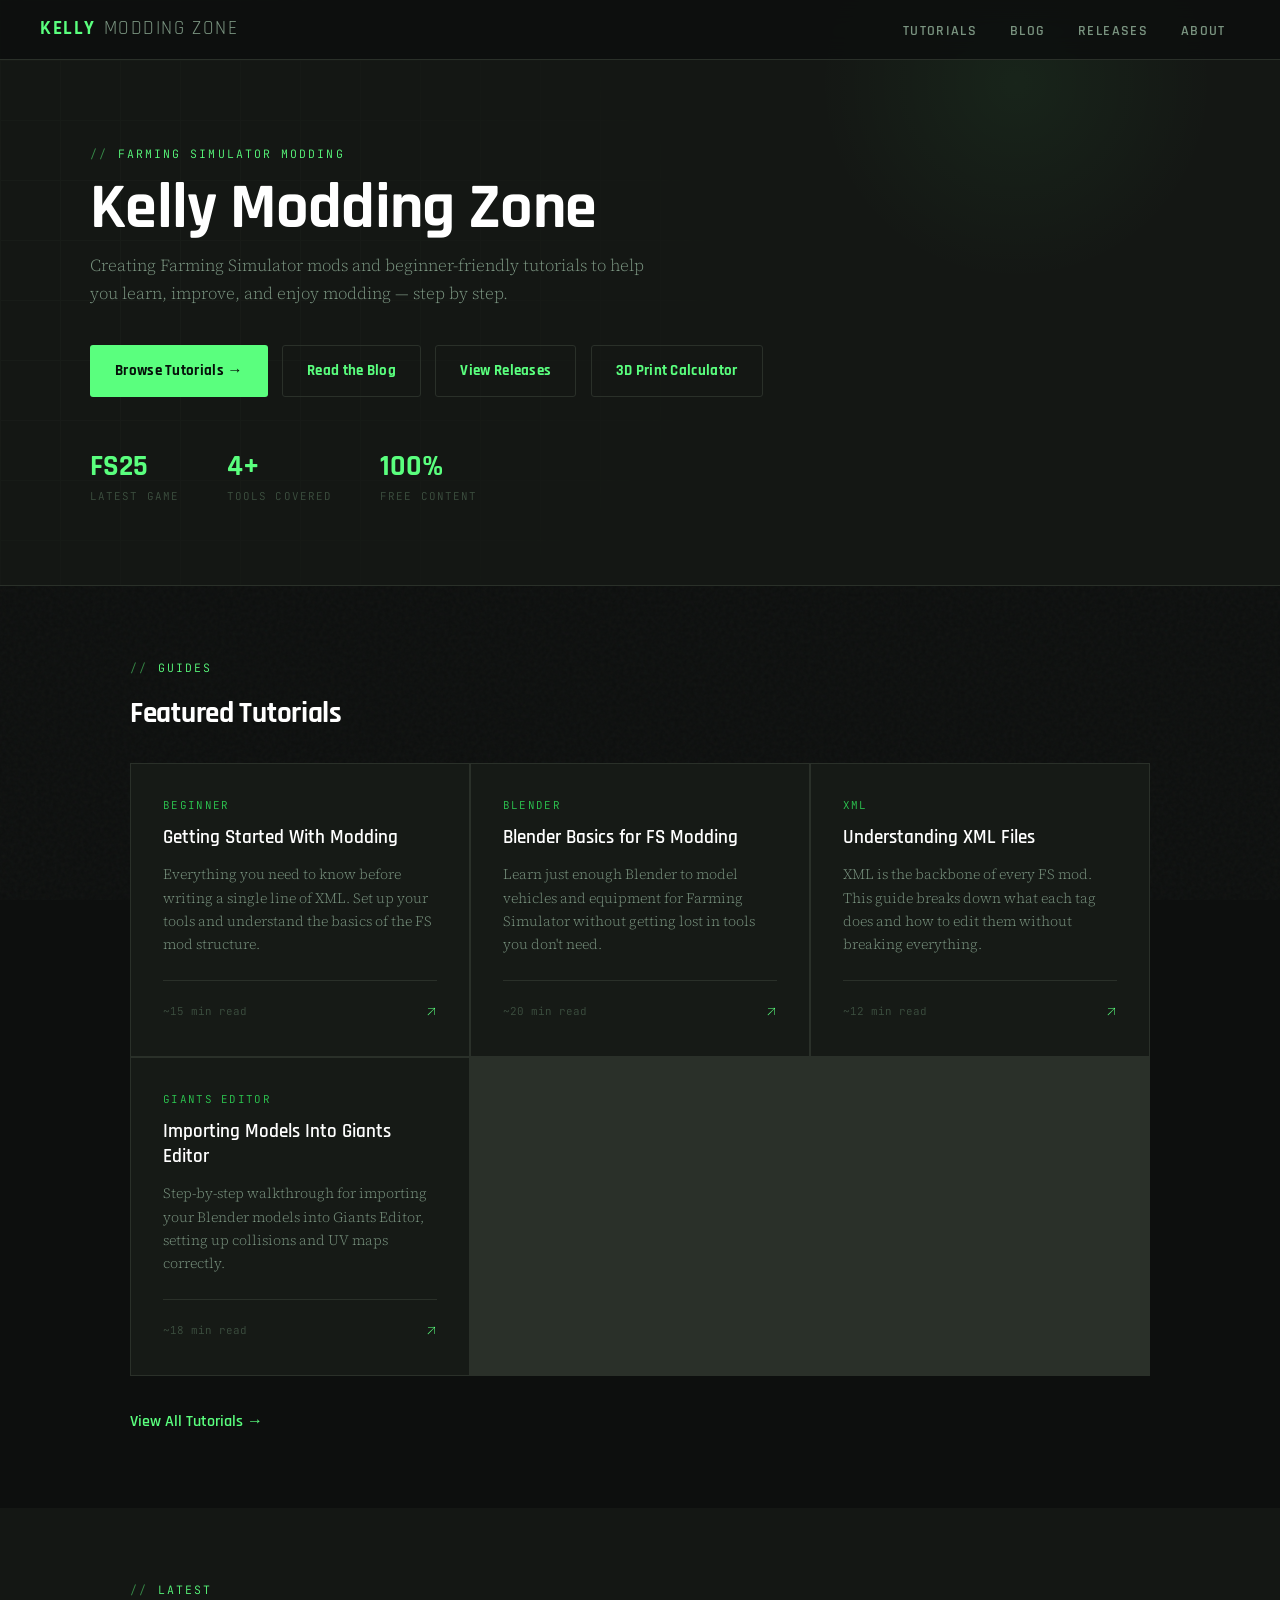
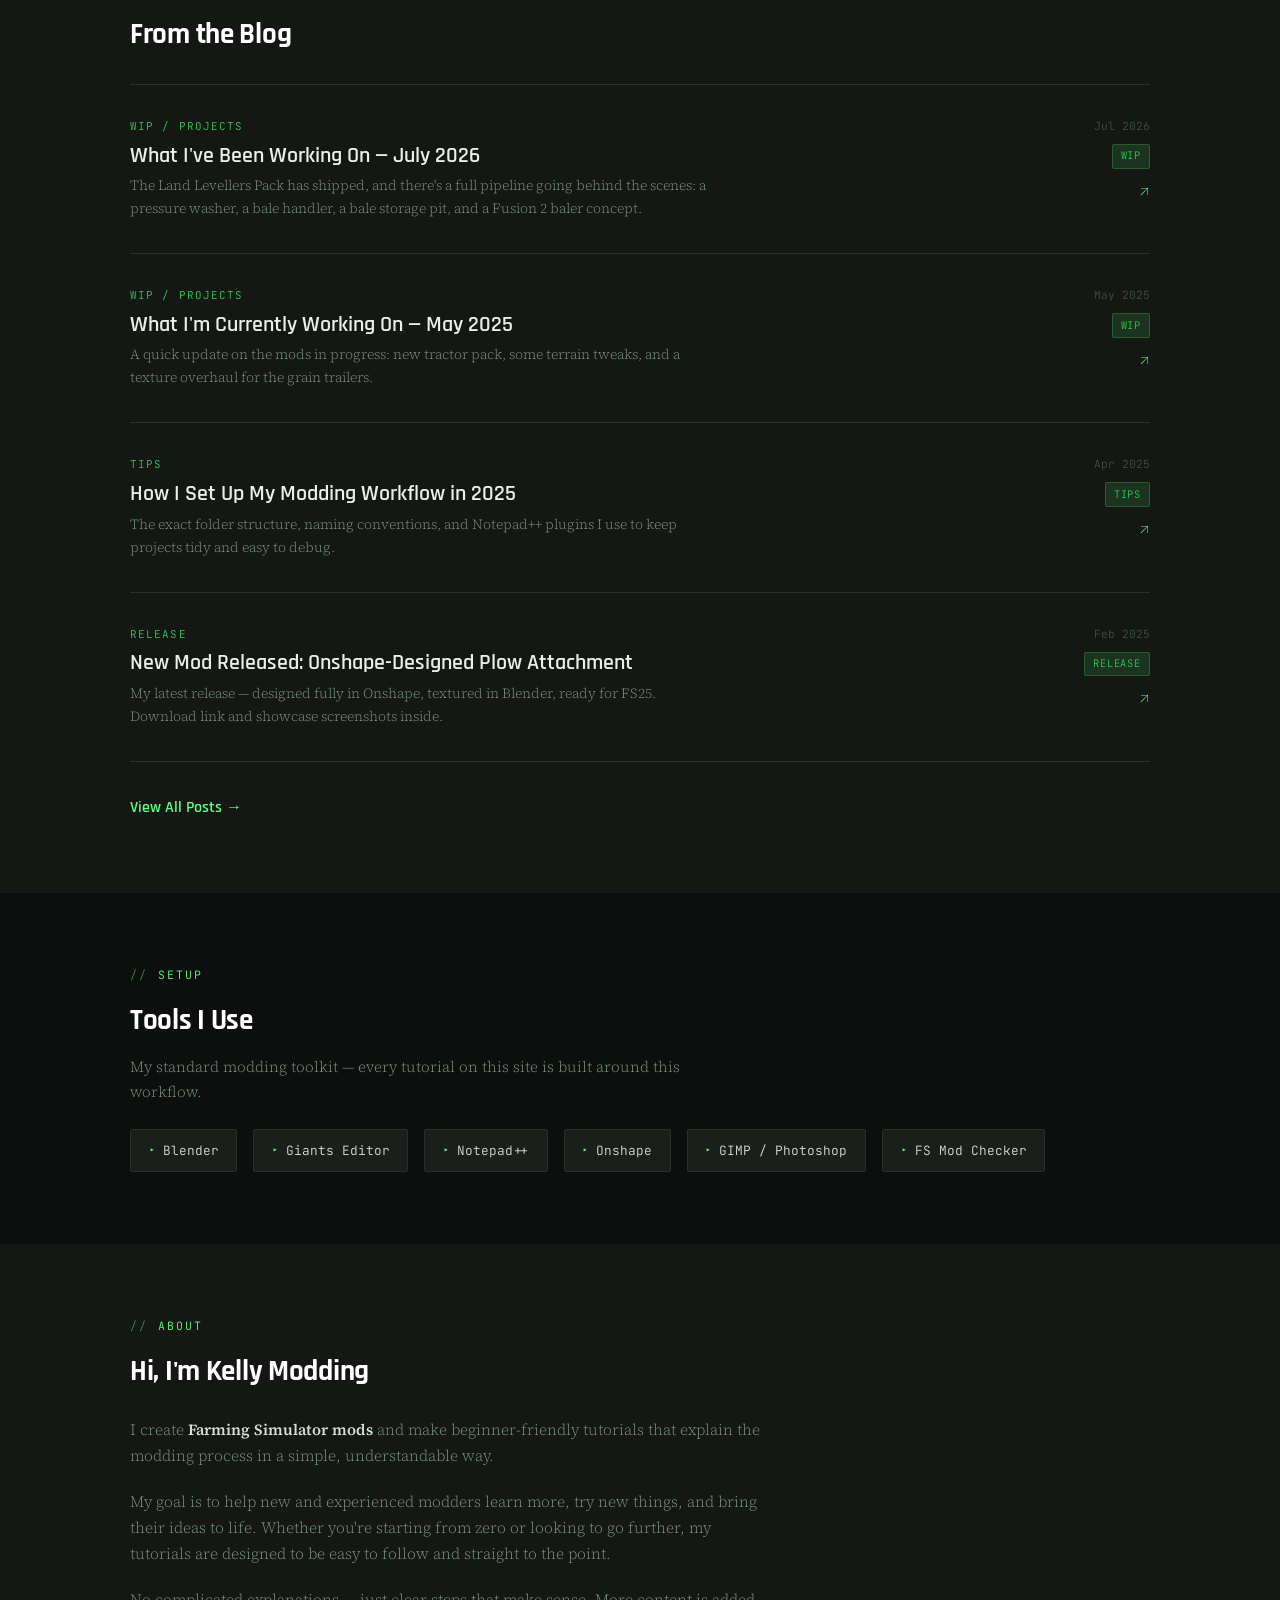
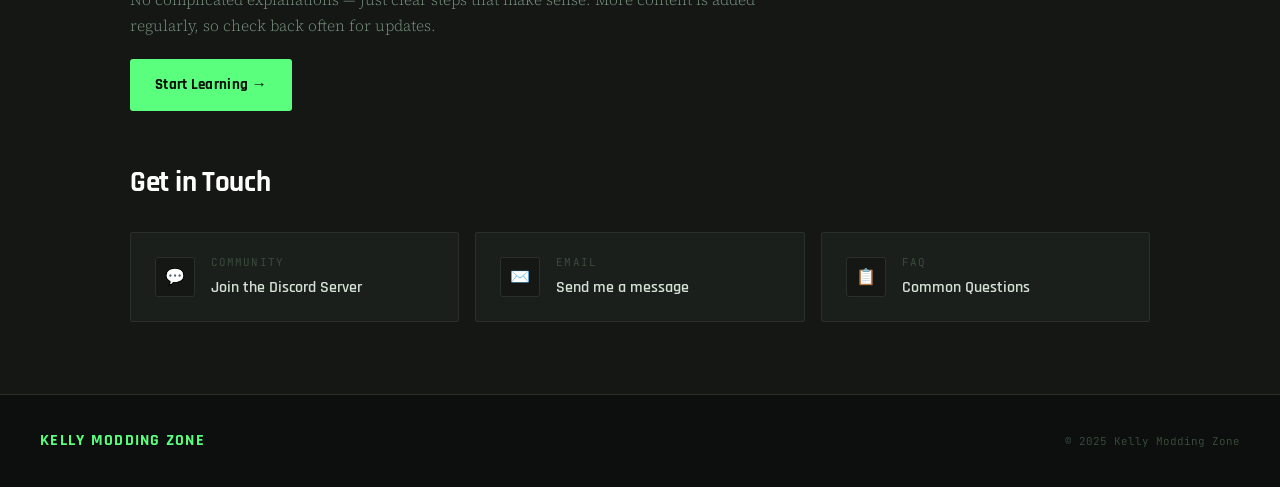
<file: index.html>
<!DOCTYPE html>
<html lang="en">
<head>
<meta charset="UTF-8">
<meta name="viewport" content="width=device-width, initial-scale=1.0">
<title>Kelly Modding Zone</title>
<link rel="preconnect" href="https://fonts.googleapis.com">
<link href="https://fonts.googleapis.com/css2?family=Rajdhani:wght@400;600;700&family=Source+Serif+4:ital,wght@0,300;0,400;0,600;1,300&family=JetBrains+Mono:wght@400;500&display=swap" rel="stylesheet">
<link rel="stylesheet" href="style.css">
</head>
<body>

<!-- NAV — copy this into every page, never change it -->
<nav>
  <a class="nav-logo" href="index.html">Kelly <span>Modding Zone</span></a>
  <ul class="nav-links">
    <li><a href="tutorials/index.html">Tutorials</a></li>
    <li><a href="blog/index.html">Blog</a></li>
    <li><a href="releases/index.html">Releases</a></li>
    <li><a href="about.html">About</a></li>
  </ul>
</nav>

<!-- HERO -->
<div class="hero">
  <div class="page-header-grid"></div>
  <div class="page-header-glow"></div>
  <div class="hero-inner fade-in">
    <div class="section-label">Farming Simulator Modding</div>
    <h1>Kelly Modding Zone</h1>
    <p class="hero-desc">Creating Farming Simulator mods and beginner-friendly tutorials to help you learn, improve, and enjoy modding — step by step.</p>
    <div class="hero-actions">
      <a href="tutorials/index.html" class="btn btn-primary">Browse Tutorials →</a>
      <a href="blog/index.html" class="btn btn-ghost">Read the Blog</a>
      <a href="releases/index.html" class="btn btn-ghost">View Releases</a>
      <a href="tools/print-calculator.html" class="btn btn-ghost">3D Print Calculator</a>
    </div>
    <div class="stat-row">
      <div>
        <div class="stat-num">FS25</div>
        <div class="stat-label">Latest Game</div>
      </div>
      <div>
        <div class="stat-num">4+</div>
        <div class="stat-label">Tools Covered</div>
      </div>
      <div>
        <div class="stat-num">100%</div>
        <div class="stat-label">Free Content</div>
      </div>
    </div>
  </div>
</div>

<!-- FEATURED TUTORIALS -->
<div class="home-section fade-in">
  <div class="section-label">Guides</div>
  <h2>Featured Tutorials</h2>
  <div class="tutorials-grid" style="margin-top:1.5rem;">

    <a href="tutorials/getting-started.html" class="tutorial-card">
      <div class="card-tag">Beginner</div>
      <div class="card-title">Getting Started With Modding</div>
      <div class="card-desc">Everything you need to know before writing a single line of XML. Set up your tools and understand the basics of the FS mod structure.</div>
      <div class="card-footer">
        <span class="card-meta">~15 min read</span>
        <span class="card-arrow">↗</span>
      </div>
    </a>

    <a href="tutorials/blender-basics.html" class="tutorial-card">
      <div class="card-tag">Blender</div>
      <div class="card-title">Blender Basics for FS Modding</div>
      <div class="card-desc">Learn just enough Blender to model vehicles and equipment for Farming Simulator without getting lost in tools you don't need.</div>
      <div class="card-footer">
        <span class="card-meta">~20 min read</span>
        <span class="card-arrow">↗</span>
      </div>
    </a>

    <a href="tutorials/understanding-xml.html" class="tutorial-card">
      <div class="card-tag">XML</div>
      <div class="card-title">Understanding XML Files</div>
      <div class="card-desc">XML is the backbone of every FS mod. This guide breaks down what each tag does and how to edit them without breaking everything.</div>
      <div class="card-footer">
        <span class="card-meta">~12 min read</span>
        <span class="card-arrow">↗</span>
      </div>
    </a>

    <a href="tutorials/giants-editor-import.html" class="tutorial-card">
      <div class="card-tag">Giants Editor</div>
      <div class="card-title">Importing Models Into Giants Editor</div>
      <div class="card-desc">Step-by-step walkthrough for importing your Blender models into Giants Editor, setting up collisions and UV maps correctly.</div>
      <div class="card-footer">
        <span class="card-meta">~18 min read</span>
        <span class="card-arrow">↗</span>
      </div>
    </a>

  </div>
  <a href="tutorials/index.html" class="view-all">View All Tutorials →</a>
</div>

<!-- FROM THE BLOG -->
<div class="home-section alt">
  <div class="home-section-inner fade-in">
    <div class="section-label">Latest</div>
    <h2>From the Blog</h2>
    <div class="blog-list" style="margin-top:1.5rem;">

      <a href="blog/whats-ive-been-working-on-july-2026.html" class="blog-post">
        <div>
          <div class="post-cat">WIP / Projects</div>
          <div class="post-title">What I've Been Working On — July 2026</div>
          <div class="post-excerpt">The Land Levellers Pack has shipped, and there's a full pipeline going behind the scenes: a pressure washer, a bale handler, a bale storage pit, and a Fusion 2 baler concept.</div>
        </div>
        <div class="post-right">
          <span class="post-date">Jul 2026</span>
          <span class="tag">WIP</span>
          <span class="post-arrow">↗</span>
        </div>
      </a>

      <a href="blog/working-on-may-2025.html" class="blog-post">
        <div>
          <div class="post-cat">WIP / Projects</div>
          <div class="post-title">What I'm Currently Working On — May 2025</div>
          <div class="post-excerpt">A quick update on the mods in progress: new tractor pack, some terrain tweaks, and a texture overhaul for the grain trailers.</div>
        </div>
        <div class="post-right">
          <span class="post-date">May 2025</span>
          <span class="tag">WIP</span>
          <span class="post-arrow">↗</span>
        </div>
      </a>

      <a href="blog/modding-workflow-2025.html" class="blog-post">
        <div>
          <div class="post-cat">Tips</div>
          <div class="post-title">How I Set Up My Modding Workflow in 2025</div>
          <div class="post-excerpt">The exact folder structure, naming conventions, and Notepad++ plugins I use to keep projects tidy and easy to debug.</div>
        </div>
        <div class="post-right">
          <span class="post-date">Apr 2025</span>
          <span class="tag">Tips</span>
          <span class="post-arrow">↗</span>
        </div>
      </a>

      <a href="blog/plow-attachment-release.html" class="blog-post">
        <div>
          <div class="post-cat">Release</div>
          <div class="post-title">New Mod Released: Onshape-Designed Plow Attachment</div>
          <div class="post-excerpt">My latest release — designed fully in Onshape, textured in Blender, ready for FS25. Download link and showcase screenshots inside.</div>
        </div>
        <div class="post-right">
          <span class="post-date">Feb 2025</span>
          <span class="tag">Release</span>
          <span class="post-arrow">↗</span>
        </div>
      </a>

    </div>
    <a href="blog/index.html" class="view-all">View All Posts →</a>
  </div>
</div>

<!-- TOOLS I USE -->
<div class="home-section fade-in">
  <div class="section-label">Setup</div>
  <h2>Tools I Use</h2>
  <p class="home-section-desc">My standard modding toolkit — every tutorial on this site is built around this workflow.</p>
  <div class="tools-row">
    <div class="tool-chip">Blender</div>
    <div class="tool-chip">Giants Editor</div>
    <div class="tool-chip">Notepad++</div>
    <div class="tool-chip">Onshape</div>
    <div class="tool-chip">GIMP / Photoshop</div>
    <div class="tool-chip">FS Mod Checker</div>
  </div>
</div>

<!-- ABOUT TEASER -->
<div class="home-section alt">
  <div class="home-section-inner fade-in">
    <div class="section-label">About</div>
    <h2>Hi, I'm Kelly Modding</h2>
    <div class="about-text" style="max-width:640px;">
      <p>I create <strong>Farming Simulator mods</strong> and make beginner-friendly tutorials that explain the modding process in a simple, understandable way.</p>
      <p>My goal is to help new and experienced modders learn more, try new things, and bring their ideas to life. Whether you're starting from zero or looking to go further, my tutorials are designed to be easy to follow and straight to the point.</p>
      <p>No complicated explanations — just clear steps that make sense. More content is added regularly, so check back often for updates.</p>
    </div>
    <a href="tutorials/index.html" class="btn btn-primary">Start Learning →</a>

    <div style="margin-top:3rem;">
      <h2>Get in Touch</h2>
      <div class="contact-grid">
        <a href="about.html#YOUR_DISCORD_LINK_HERE" class="contact-card">
          <div class="contact-icon">💬</div>
          <div>
            <div class="contact-title">Community</div>
            <div class="contact-label">Join the Discord Server</div>
          </div>
        </a>
        <a href="mailto:YOUR_EMAIL_HERE" class="contact-card">
          <div class="contact-icon">✉️</div>
          <div>
            <div class="contact-title">Email</div>
            <div class="contact-label">Send me a message</div>
          </div>
        </a>
        <a href="about.html" class="contact-card">
          <div class="contact-icon">📋</div>
          <div>
            <div class="contact-title">FAQ</div>
            <div class="contact-label">Common Questions</div>
          </div>
        </a>
      </div>
    </div>
  </div>
</div>

<!-- FOOTER — copy this into every page, never change it -->
<footer>
  <div class="footer-logo">Kelly Modding Zone</div>
  <div class="footer-copy">© 2025 Kelly Modding Zone</div>
</footer>

<script src="script.js"></script>
</body>
</html>
</file>
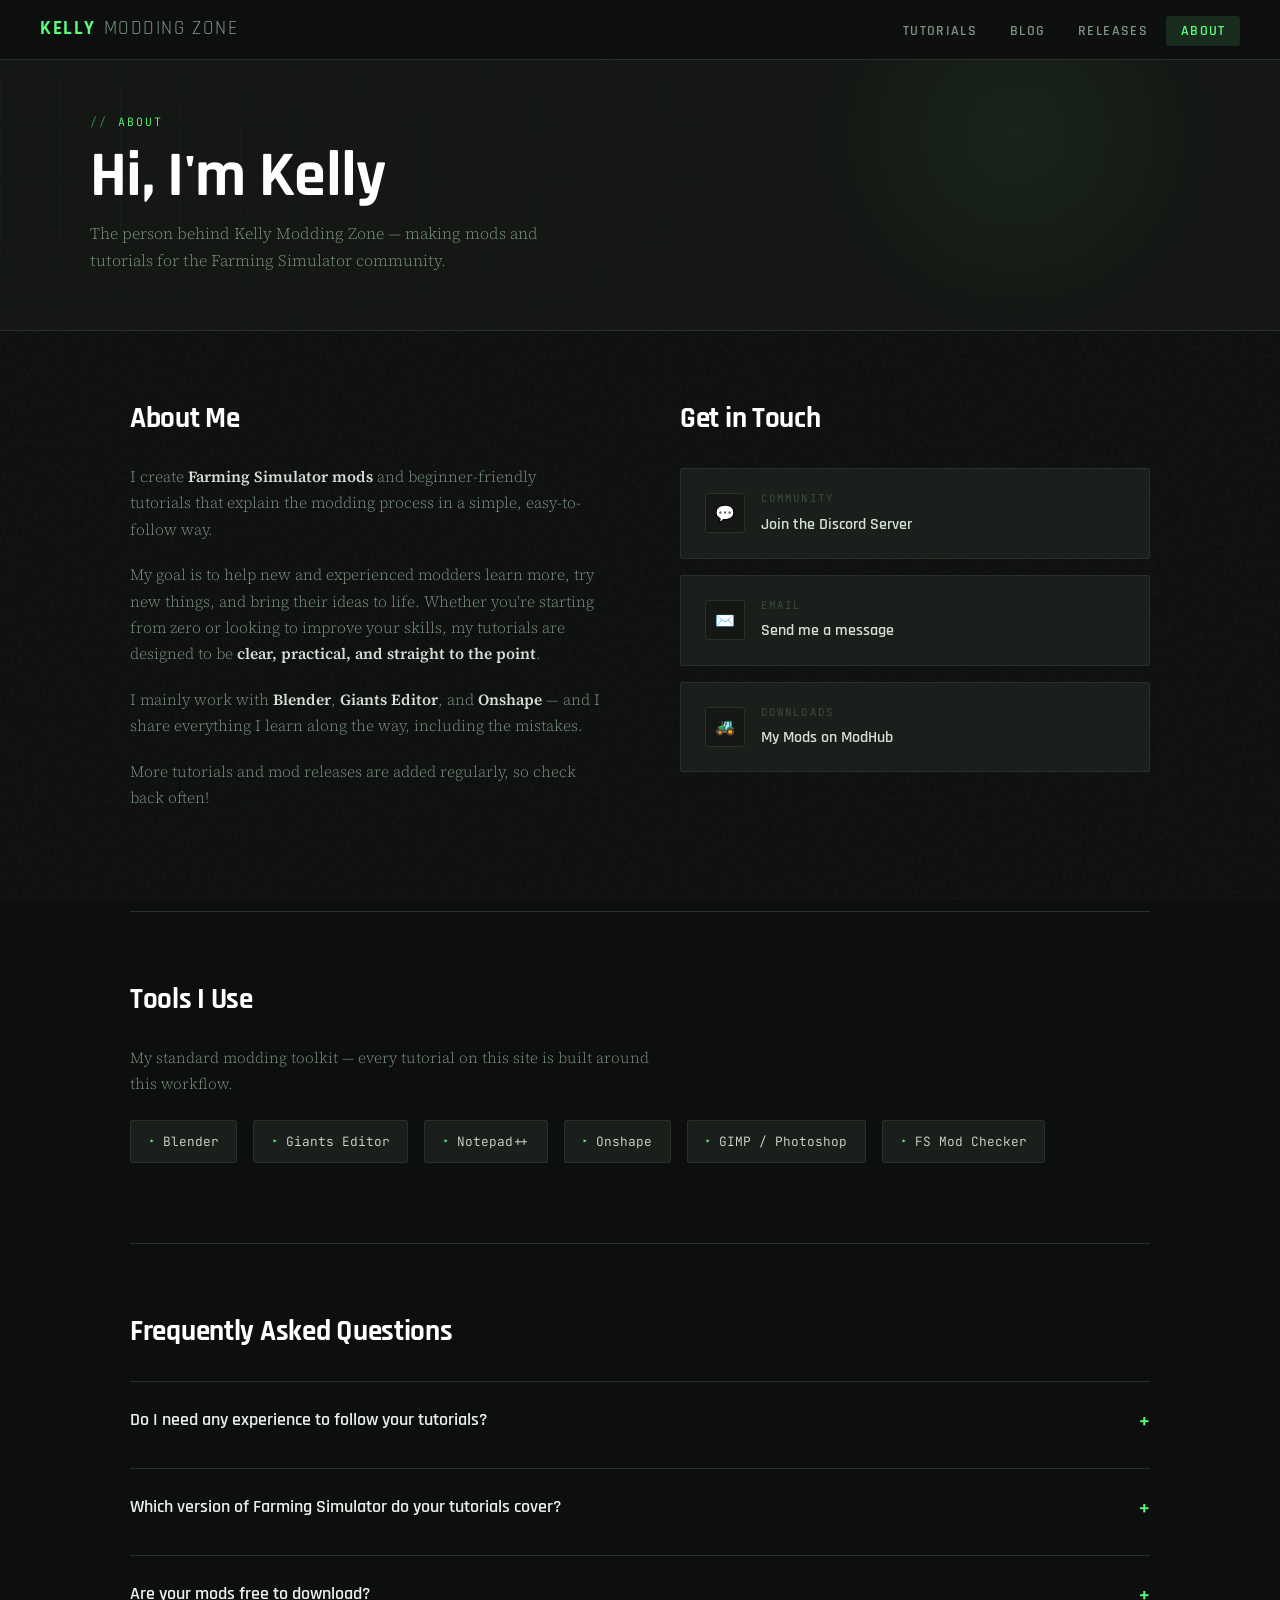
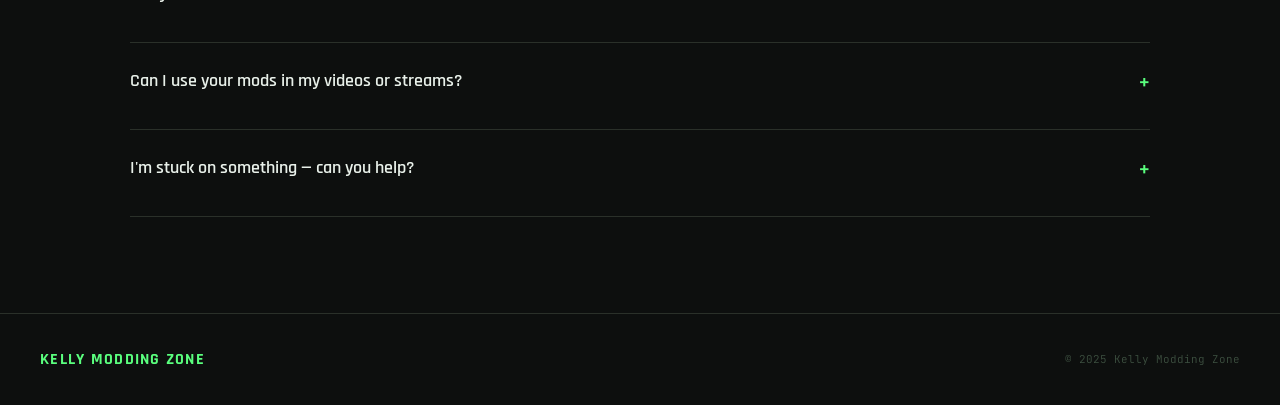
<file: about.html>
<!DOCTYPE html>
<html lang="en">
<head>
<meta charset="UTF-8">
<meta name="viewport" content="width=device-width, initial-scale=1.0">
<title>About — Kelly Modding Zone</title>
<link rel="preconnect" href="https://fonts.googleapis.com">
<link href="https://fonts.googleapis.com/css2?family=Rajdhani:wght@400;600;700&family=Source+Serif+4:ital,wght@0,300;0,400;0,600;1,300&family=JetBrains+Mono:wght@400;500&display=swap" rel="stylesheet">
<link rel="stylesheet" href="style.css">
</head>
<body>

<!-- NAV — copy this into every page, never change it -->
<nav>
  <a class="nav-logo" href="index.html">Kelly <span>Modding Zone</span></a>
  <ul class="nav-links">
    <li><a href="tutorials/index.html">Tutorials</a></li>
    <li><a href="blog/index.html">Blog</a></li>
    <li><a href="releases/index.html">Releases</a></li>
    <li><a href="about.html" class="active">About</a></li>
  </ul>
</nav>

<!-- PAGE HEADER -->
<div class="page-header">
  <div class="page-header-grid"></div>
  <div class="page-header-glow"></div>
  <div class="page-header-inner fade-in">
    <div class="section-label">About</div>
    <h1>Hi, I'm Kelly</h1>
    <p class="page-desc">The person behind Kelly Modding Zone — making mods and tutorials for the Farming Simulator community.</p>
  </div>
</div>

<div class="page-body">

  <!-- ABOUT + CONTACT SIDE BY SIDE -->
  <div class="about-grid fade-in">

    <!-- ============================================
      CHANGE THIS: Update with your own bio text
    ============================================ -->
    <div class="about-text">
      <h2>About Me</h2>
      <p>
        I create <strong>Farming Simulator mods</strong> and beginner-friendly tutorials
        that explain the modding process in a simple, easy-to-follow way.
      </p>
      <p>
        My goal is to help new and experienced modders learn more, try new things,
        and bring their ideas to life. Whether you're starting from zero or looking
        to improve your skills, my tutorials are designed to be
        <strong>clear, practical, and straight to the point</strong>.
      </p>
      <p>
        I mainly work with <strong>Blender</strong>, <strong>Giants Editor</strong>,
        and <strong>Onshape</strong> — and I share everything I learn along the way,
        including the mistakes.
      </p>
      <p>
        More tutorials and mod releases are added regularly, so check back often!
      </p>
    </div>

    <!-- ============================================
      CHANGE THIS: Update links with your real URLs
    ============================================ -->
    <div>
      <h2>Get in Touch</h2>
      <div class="contact-grid" style="grid-template-columns: 1fr;">

        <a href="YOUR_DISCORD_LINK_HERE" target="_blank" class="contact-card">
          <div class="contact-icon">💬</div>
          <div>
            <div class="contact-title">Community</div>
            <div class="contact-label">Join the Discord Server</div>
          </div>
        </a>

        <a href="mailto:YOUR_EMAIL_HERE" class="contact-card">
          <div class="contact-icon">✉️</div>
          <div>
            <div class="contact-title">Email</div>
            <div class="contact-label">Send me a message</div>
          </div>
        </a>

        <a href="YOUR_MODHUB_LINK_HERE" target="_blank" class="contact-card">
          <div class="contact-icon">🚜</div>
          <div>
            <div class="contact-title">Downloads</div>
            <div class="contact-label">My Mods on ModHub</div>
          </div>
        </a>

      </div>
    </div>
  </div>

  <!-- TOOLS I USE -->
  <div class="tools-section fade-in">
    <h2>Tools I Use</h2>
    <p style="color:var(--text-dim); font-size:0.95rem; max-width:520px;">
      My standard modding toolkit — every tutorial on this site is built around this workflow.
    </p>
    <!-- CHANGE THIS: Add or remove tools as needed -->
    <div class="tools-row">
      <div class="tool-chip">Blender</div>
      <div class="tool-chip">Giants Editor</div>
      <div class="tool-chip">Notepad++</div>
      <div class="tool-chip">Onshape</div>
      <div class="tool-chip">GIMP / Photoshop</div>
      <div class="tool-chip">FS Mod Checker</div>
    </div>
  </div>

  <!-- FAQ -->
  <div class="faq-section fade-in">
    <h2>Frequently Asked Questions</h2>
    <div class="faq-list">

      <!-- ============================================
        CHANGE THIS: Update questions and answers.
        To add more, copy a full .faq-item block.
      ============================================ -->

      <div class="faq-item">
        <div class="faq-q">Do I need any experience to follow your tutorials?</div>
        <div class="faq-a">No experience needed at all! My tutorials are written for complete beginners. I explain every step and don't skip anything that might seem obvious.</div>
      </div>

      <div class="faq-item">
        <div class="faq-q">Which version of Farming Simulator do your tutorials cover?</div>
        <div class="faq-a">Most tutorials focus on Farming Simulator 25 (FS25), but the majority of the techniques also work in FS22. I'll always mention if something is version-specific.</div>
      </div>

      <div class="faq-item">
        <div class="faq-q">Are your mods free to download?</div>
        <div class="faq-a">Yes, all of my mods are completely free. You can find them on ModHub or linked directly from the blog release posts.</div>
      </div>

      <div class="faq-item">
        <div class="faq-q">Can I use your mods in my videos or streams?</div>
        <div class="faq-a">Of course! Feel free to use my mods in any videos or streams. A mention or link back is always appreciated but not required.</div>
      </div>

      <div class="faq-item">
        <div class="faq-q">I'm stuck on something — can you help?</div>
        <div class="faq-a">Absolutely, jump into the Discord server and ask there — it's the best place to get help quickly. You can also send me an email if you prefer.</div>
      </div>

    </div>
  </div>

</div>

<!-- FOOTER — copy this into every page, never change it -->
<footer>
  <div class="footer-logo">Kelly Modding Zone</div>
  <div class="footer-copy">© 2025 Kelly Modding Zone</div>
</footer>

<script src="script.js"></script>
</body>
</html>
</file>
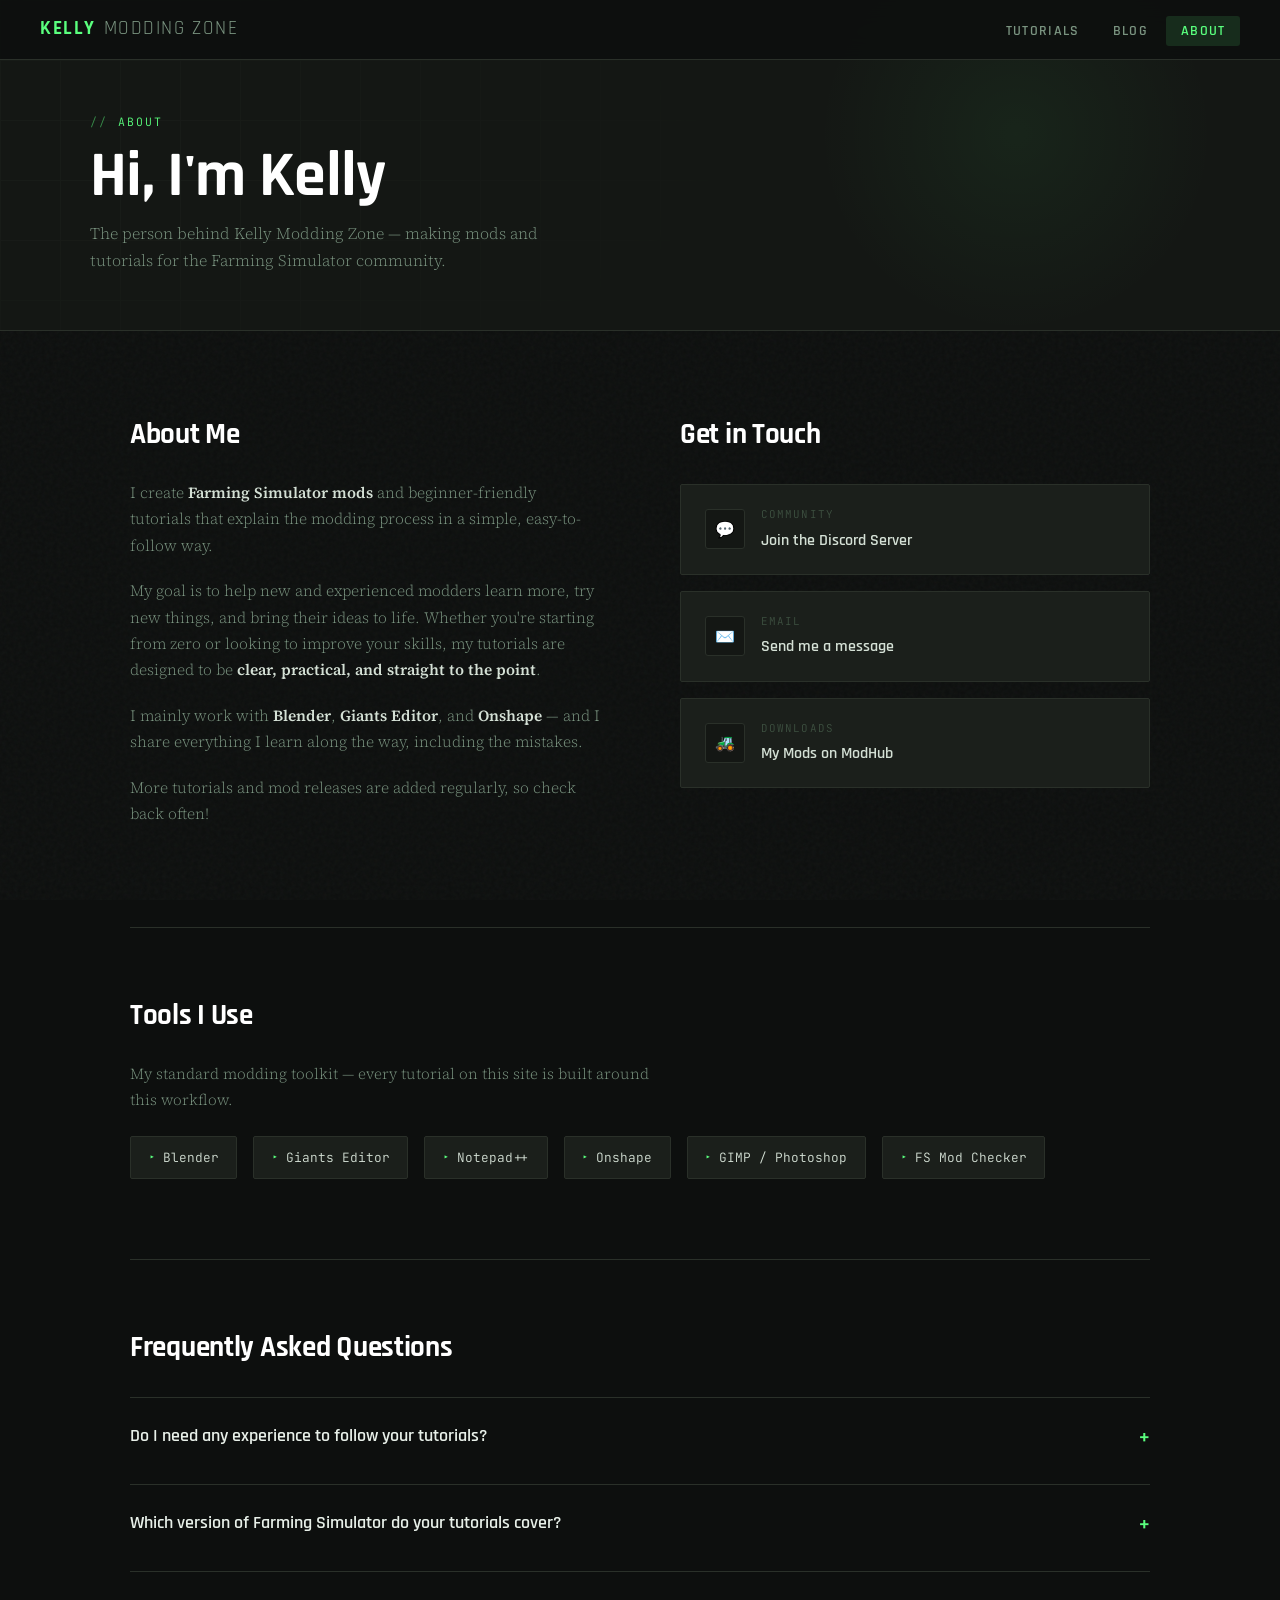
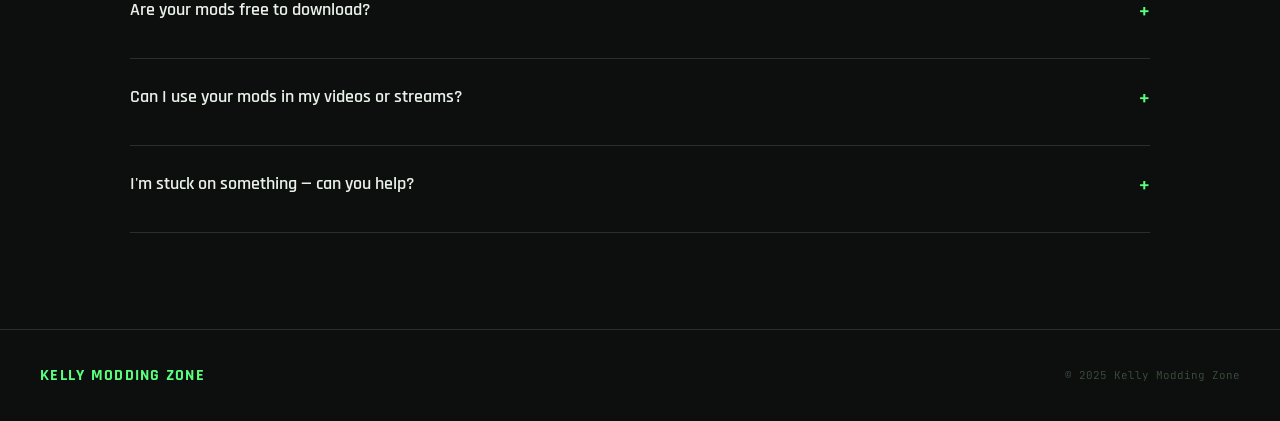
<file: About.html>
<!DOCTYPE html>
<html lang="en">
<head>
<meta charset="UTF-8">
<meta name="viewport" content="width=device-width, initial-scale=1.0">
<title>About — Kelly Modding Zone</title>
<link rel="preconnect" href="https://fonts.googleapis.com">
<link href="https://fonts.googleapis.com/css2?family=Rajdhani:wght@400;600;700&family=Source+Serif+4:ital,wght@0,300;0,400;0,600;1,300&family=JetBrains+Mono:wght@400;500&display=swap" rel="stylesheet">
<style>
  :root {
    --bg: #0d0f0e;
    --bg2: #141714;
    --bg3: #1b1f1b;
    --border: #2a3029;
    --green: #5aff7e;
    --green-dim: #2dcc52;
    --green-glow: rgba(90,255,126,0.12);
    --text: #d4e0d5;
    --text-dim: #7a9480;
    --text-faint: #3d5040;
    --card-bg: #161a16;
  }

  *, *::before, *::after { box-sizing: border-box; margin: 0; padding: 0; }
  html { scroll-behavior: smooth; }

  body {
    background: var(--bg);
    color: var(--text);
    font-family: 'Source Serif 4', Georgia, serif;
    font-weight: 300;
    line-height: 1.7;
    overflow-x: hidden;
  }

  body::before {
    content: '';
    position: fixed;
    inset: 0;
    background-image: url("data:image/svg+xml,%3Csvg viewBox='0 0 256 256' xmlns='http://www.w3.org/2000/svg'%3E%3Cfilter id='noise'%3E%3CfeTurbulence type='fractalNoise' baseFrequency='0.9' numOctaves='4' stitchTiles='stitch'/%3E%3C/filter%3E%3Crect width='100%25' height='100%25' filter='url(%23noise)' opacity='0.035'/%3E%3C/svg%3E");
    pointer-events: none;
    z-index: 0;
  }

  /* NAV */
  nav {
    position: fixed;
    top: 0; left: 0; right: 0;
    z-index: 100;
    display: flex;
    align-items: center;
    justify-content: space-between;
    padding: 0 2.5rem;
    height: 60px;
    background: rgba(13,15,14,0.88);
    backdrop-filter: blur(12px);
    border-bottom: 1px solid var(--border);
  }
  .nav-logo {
    font-family: 'Rajdhani', sans-serif;
    font-weight: 700;
    font-size: 1.2rem;
    letter-spacing: 0.08em;
    color: var(--green);
    text-decoration: none;
    text-transform: uppercase;
    display: flex;
    align-items: center;
    gap: 0.5rem;
  }
  .nav-logo span { color: var(--text-dim); font-weight: 400; }
  .nav-links { display: flex; gap: 0.25rem; list-style: none; }
  .nav-links a {
    font-family: 'Rajdhani', sans-serif;
    font-weight: 600;
    font-size: 0.85rem;
    letter-spacing: 0.1em;
    text-transform: uppercase;
    color: var(--text-dim);
    text-decoration: none;
    padding: 0.4rem 0.9rem;
    border-radius: 3px;
    transition: color 0.2s, background 0.2s;
  }
  .nav-links a:hover, .nav-links a.active { color: var(--green); background: var(--green-glow); }

  /* PAGE HEADER */
  .page-header {
    position: relative;
    z-index: 1;
    background: var(--bg2);
    border-bottom: 1px solid var(--border);
    padding: 7rem 2.5rem 3.5rem;
    overflow: hidden;
  }
  .page-header-grid {
    position: absolute;
    inset: 0;
    background-image:
      linear-gradient(var(--border) 1px, transparent 1px),
      linear-gradient(90deg, var(--border) 1px, transparent 1px);
    background-size: 60px 60px;
    opacity: 0.2;
    mask-image: radial-gradient(ellipse 80% 100% at 0% 50%, black 20%, transparent 80%);
  }
  .page-header-glow {
    position: absolute;
    top: -20%; right: 5%;
    width: 400px; height: 400px;
    background: radial-gradient(circle, rgba(90,255,126,0.06) 0%, transparent 70%);
    pointer-events: none;
  }
  .page-header-inner {
    position: relative;
    max-width: 1100px;
    margin: 0 auto;
  }
  .section-label {
    font-family: 'JetBrains Mono', monospace;
    font-size: 0.72rem;
    color: var(--green);
    letter-spacing: 0.18em;
    text-transform: uppercase;
    margin-bottom: 0.75rem;
    display: flex;
    align-items: center;
    gap: 0.6rem;
  }
  .section-label::before { content: '//'; opacity: 0.5; }
  h1 {
    font-family: 'Rajdhani', sans-serif;
    font-weight: 700;
    font-size: clamp(2.5rem, 5vw, 4rem);
    line-height: 1;
    color: #fff;
    margin-bottom: 0.75rem;
    letter-spacing: -0.01em;
  }
  .page-desc { font-size: 1rem; color: var(--text-dim); max-width: 480px; }

  /* PAGE BODY */
  .page-body {
    position: relative;
    z-index: 1;
    max-width: 1100px;
    margin: 0 auto;
    padding: 5rem 2.5rem 6rem;
  }

  /* ABOUT GRID */
  .about-grid {
    display: grid;
    grid-template-columns: 1fr 1fr;
    gap: 5rem;
    align-items: start;
    margin-bottom: 5rem;
  }

  h2 {
    font-family: 'Rajdhani', sans-serif;
    font-weight: 700;
    font-size: 1.8rem;
    color: #fff;
    margin-bottom: 1.25rem;
    letter-spacing: -0.01em;
  }

  .about-text p {
    color: var(--text-dim);
    margin-bottom: 1.2rem;
    font-size: 0.97rem;
  }
  .about-text p strong { color: var(--text); font-weight: 600; }

  /* TOOLS SECTION */
  .tools-section {
    padding-top: 4rem;
    border-top: 1px solid var(--border);
    margin-bottom: 5rem;
  }

  .tools-row {
    display: flex;
    flex-wrap: wrap;
    gap: 1rem;
    margin-top: 1.5rem;
  }

  .tool-chip {
    font-family: 'JetBrains Mono', monospace;
    font-size: 0.8rem;
    color: var(--text);
    background: var(--bg3);
    border: 1px solid var(--border);
    padding: 0.6rem 1.1rem;
    border-radius: 2px;
    transition: all 0.2s;
    display: flex;
    align-items: center;
    gap: 0.5rem;
  }
  .tool-chip::before { content: '▸'; color: var(--green); font-size: 0.65rem; }
  .tool-chip:hover { border-color: var(--green); color: var(--green); background: var(--green-glow); }

  /* CONTACT SECTION */
  .contact-section {
    padding-top: 4rem;
    border-top: 1px solid var(--border);
  }

  .contact-grid {
    display: grid;
    grid-template-columns: repeat(auto-fill, minmax(260px, 1fr));
    gap: 1rem;
    margin-top: 1.5rem;
  }

  .contact-card {
    display: flex;
    align-items: center;
    gap: 1rem;
    padding: 1.25rem 1.5rem;
    background: var(--bg3);
    border: 1px solid var(--border);
    text-decoration: none;
    transition: border-color 0.2s, background 0.2s;
    border-radius: 2px;
  }
  .contact-card:hover { border-color: var(--green); background: var(--green-glow); }
  .contact-card:hover .contact-label { color: var(--green); }

  .contact-icon {
    width: 40px;
    height: 40px;
    background: var(--bg2);
    border: 1px solid var(--border);
    border-radius: 3px;
    display: flex;
    align-items: center;
    justify-content: center;
    font-size: 1rem;
    flex-shrink: 0;
  }

  .contact-title {
    font-family: 'JetBrains Mono', monospace;
    font-size: 0.68rem;
    color: var(--text-faint);
    letter-spacing: 0.1em;
    text-transform: uppercase;
    margin-bottom: 0.2rem;
  }

  .contact-label {
    font-family: 'Rajdhani', sans-serif;
    font-weight: 600;
    font-size: 1rem;
    color: var(--text);
    transition: color 0.2s;
  }

  /* FAQ */
  .faq-section {
    padding-top: 4rem;
    border-top: 1px solid var(--border);
    margin-top: 5rem;
  }

  .faq-list { margin-top: 1.5rem; display: flex; flex-direction: column; }

  .faq-item {
    border-bottom: 1px solid var(--border);
    padding: 1.5rem 0;
  }
  .faq-item:first-child { border-top: 1px solid var(--border); }

  .faq-q {
    font-family: 'Rajdhani', sans-serif;
    font-weight: 600;
    font-size: 1.1rem;
    color: #e8f0e9;
    margin-bottom: 0.5rem;
    cursor: pointer;
    display: flex;
    justify-content: space-between;
    align-items: center;
    gap: 1rem;
    user-select: none;
  }

  .faq-q::after {
    content: '+';
    font-family: 'JetBrains Mono', monospace;
    color: var(--green);
    font-size: 1.1rem;
    flex-shrink: 0;
    transition: transform 0.2s;
  }

  .faq-item.open .faq-q::after { transform: rotate(45deg); }

  .faq-a {
    font-size: 0.92rem;
    color: var(--text-dim);
    max-height: 0;
    overflow: hidden;
    transition: max-height 0.3s ease, padding 0.3s ease;
    padding-top: 0;
  }

  .faq-item.open .faq-a {
    max-height: 300px;
    padding-top: 0.5rem;
  }

  /* FOOTER */
  footer {
    position: relative;
    z-index: 1;
    border-top: 1px solid var(--border);
    padding: 2rem 2.5rem;
    display: flex;
    justify-content: space-between;
    align-items: center;
    flex-wrap: wrap;
    gap: 1rem;
  }
  .footer-logo {
    font-family: 'Rajdhani', sans-serif;
    font-weight: 700;
    font-size: 1rem;
    color: var(--green);
    letter-spacing: 0.08em;
    text-transform: uppercase;
  }
  .footer-copy {
    font-family: 'JetBrains Mono', monospace;
    font-size: 0.68rem;
    color: var(--text-faint);
  }

  .fade-in { opacity: 0; transform: translateY(20px); transition: opacity 0.6s ease, transform 0.6s ease; }
  .fade-in.visible { opacity: 1; transform: translateY(0); }

  @media (max-width: 700px) {
    nav { padding: 0 1.2rem; }
    .nav-links a { padding: 0.4rem 0.5rem; font-size: 0.75rem; }
    .page-header { padding: 6rem 1.2rem 2.5rem; }
    .page-body { padding: 3rem 1.2rem 4rem; }
    .about-grid { grid-template-columns: 1fr; gap: 2.5rem; }
    .contact-grid { grid-template-columns: 1fr; }
  }
</style>
</head>
<body>

<!-- NAV — copy this into every page, never change it -->
<nav>
  <a class="nav-logo" href="index.html">Kelly <span>Modding Zone</span></a>
  <ul class="nav-links">
    <li><a href="tutorials/index.html">Tutorials</a></li>
    <li><a href="blog/index.html">Blog</a></li>
    <li><a href="about.html" class="active">About</a></li>
  </ul>
</nav>

<!-- PAGE HEADER -->
<div class="page-header">
  <div class="page-header-grid"></div>
  <div class="page-header-glow"></div>
  <div class="page-header-inner fade-in">
    <div class="section-label">About</div>
    <h1>Hi, I'm Kelly</h1>
    <p class="page-desc">The person behind Kelly Modding Zone — making mods and tutorials for the Farming Simulator community.</p>
  </div>
</div>

<div class="page-body">

  <!-- ABOUT + CONTACT SIDE BY SIDE -->
  <div class="about-grid fade-in">

    <!-- ============================================
      CHANGE THIS: Update with your own bio text
    ============================================ -->
    <div class="about-text">
      <h2>About Me</h2>
      <p>
        I create <strong>Farming Simulator mods</strong> and beginner-friendly tutorials
        that explain the modding process in a simple, easy-to-follow way.
      </p>
      <p>
        My goal is to help new and experienced modders learn more, try new things,
        and bring their ideas to life. Whether you're starting from zero or looking
        to improve your skills, my tutorials are designed to be
        <strong>clear, practical, and straight to the point</strong>.
      </p>
      <p>
        I mainly work with <strong>Blender</strong>, <strong>Giants Editor</strong>,
        and <strong>Onshape</strong> — and I share everything I learn along the way,
        including the mistakes.
      </p>
      <p>
        More tutorials and mod releases are added regularly, so check back often!
      </p>
    </div>

    <!-- ============================================
      CHANGE THIS: Update links with your real URLs
    ============================================ -->
    <div>
      <h2>Get in Touch</h2>
      <div class="contact-grid" style="grid-template-columns: 1fr;">

        <a href="YOUR_DISCORD_LINK_HERE" target="_blank" class="contact-card">
          <div class="contact-icon">💬</div>
          <div>
            <div class="contact-title">Community</div>
            <div class="contact-label">Join the Discord Server</div>
          </div>
        </a>

        <a href="mailto:YOUR_EMAIL_HERE" class="contact-card">
          <div class="contact-icon">✉️</div>
          <div>
            <div class="contact-title">Email</div>
            <div class="contact-label">Send me a message</div>
          </div>
        </a>

        <a href="YOUR_MODHUB_LINK_HERE" target="_blank" class="contact-card">
          <div class="contact-icon">🚜</div>
          <div>
            <div class="contact-title">Downloads</div>
            <div class="contact-label">My Mods on ModHub</div>
          </div>
        </a>

      </div>
    </div>
  </div>

  <!-- TOOLS I USE -->
  <div class="tools-section fade-in">
    <h2>Tools I Use</h2>
    <p style="color:var(--text-dim); font-size:0.95rem; max-width:520px;">
      My standard modding toolkit — every tutorial on this site is built around this workflow.
    </p>
    <!-- CHANGE THIS: Add or remove tools as needed -->
    <div class="tools-row">
      <div class="tool-chip">Blender</div>
      <div class="tool-chip">Giants Editor</div>
      <div class="tool-chip">Notepad++</div>
      <div class="tool-chip">Onshape</div>
      <div class="tool-chip">GIMP / Photoshop</div>
      <div class="tool-chip">FS Mod Checker</div>
    </div>
  </div>

  <!-- FAQ -->
  <div class="faq-section fade-in">
    <h2>Frequently Asked Questions</h2>
    <div class="faq-list">

      <!-- ============================================
        CHANGE THIS: Update questions and answers.
        To add more, copy a full .faq-item block.
      ============================================ -->

      <div class="faq-item">
        <div class="faq-q">Do I need any experience to follow your tutorials?</div>
        <div class="faq-a">No experience needed at all! My tutorials are written for complete beginners. I explain every step and don't skip anything that might seem obvious.</div>
      </div>

      <div class="faq-item">
        <div class="faq-q">Which version of Farming Simulator do your tutorials cover?</div>
        <div class="faq-a">Most tutorials focus on Farming Simulator 25 (FS25), but the majority of the techniques also work in FS22. I'll always mention if something is version-specific.</div>
      </div>

      <div class="faq-item">
        <div class="faq-q">Are your mods free to download?</div>
        <div class="faq-a">Yes, all of my mods are completely free. You can find them on ModHub or linked directly from the blog release posts.</div>
      </div>

      <div class="faq-item">
        <div class="faq-q">Can I use your mods in my videos or streams?</div>
        <div class="faq-a">Of course! Feel free to use my mods in any videos or streams. A mention or link back is always appreciated but not required.</div>
      </div>

      <div class="faq-item">
        <div class="faq-q">I'm stuck on something — can you help?</div>
        <div class="faq-a">Absolutely, jump into the Discord server and ask there — it's the best place to get help quickly. You can also send me an email if you prefer.</div>
      </div>

    </div>
  </div>

</div>

<!-- FOOTER — copy this into every page, never change it -->
<footer>
  <div class="footer-logo">Kelly Modding Zone</div>
  <div class="footer-copy">© 2025 Kelly Modding Zone</div>
</footer>

<script>
  // Scroll fade-in
  const observer = new IntersectionObserver((entries) => {
    entries.forEach(e => { if (e.isIntersecting) e.target.classList.add('visible'); });
  }, { threshold: 0.1 });
  document.querySelectorAll('.fade-in').forEach(el => observer.observe(el));

  // FAQ accordion
  document.querySelectorAll('.faq-q').forEach(q => {
    q.addEventListener('click', () => {
      const item = q.parentElement;
      const isOpen = item.classList.contains('open');
      document.querySelectorAll('.faq-item').forEach(i => i.classList.remove('open'));
      if (!isOpen) item.classList.add('open');
    });
  });
</script>
</body>
</html>
</file>
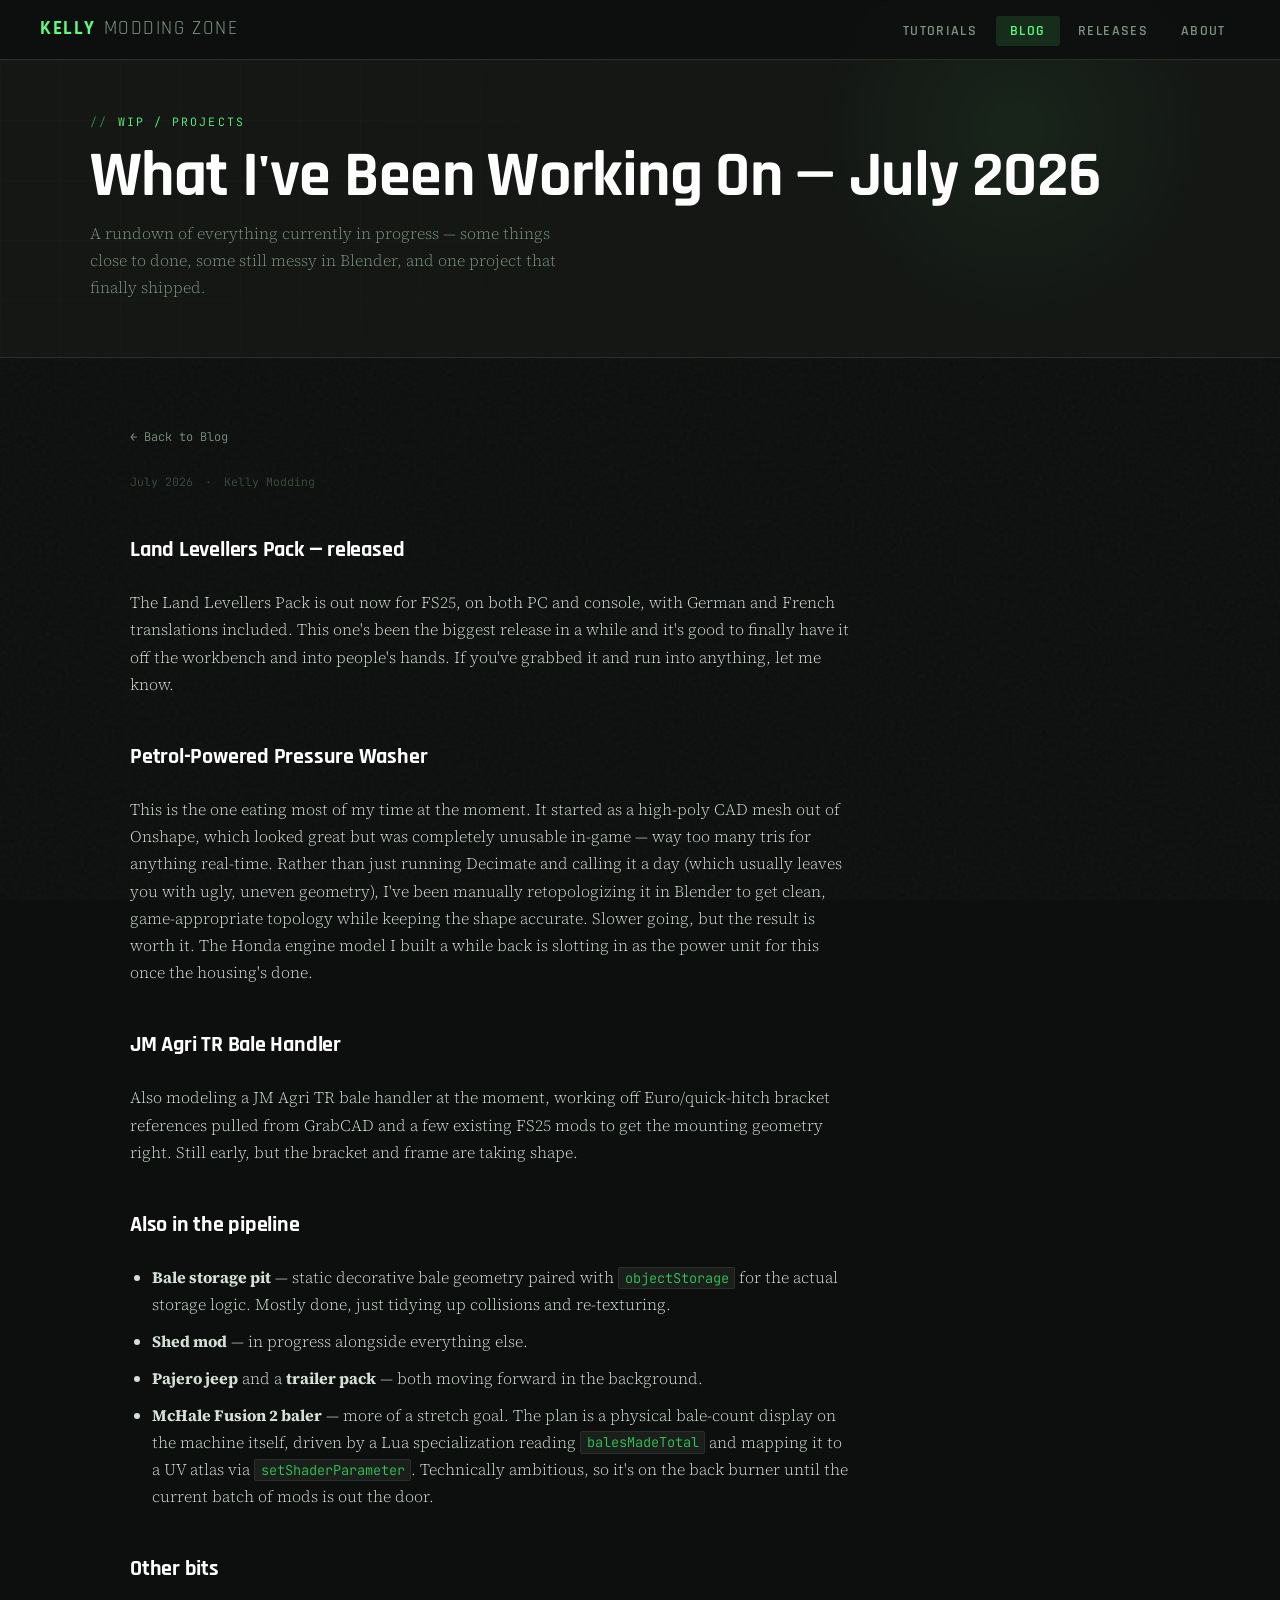
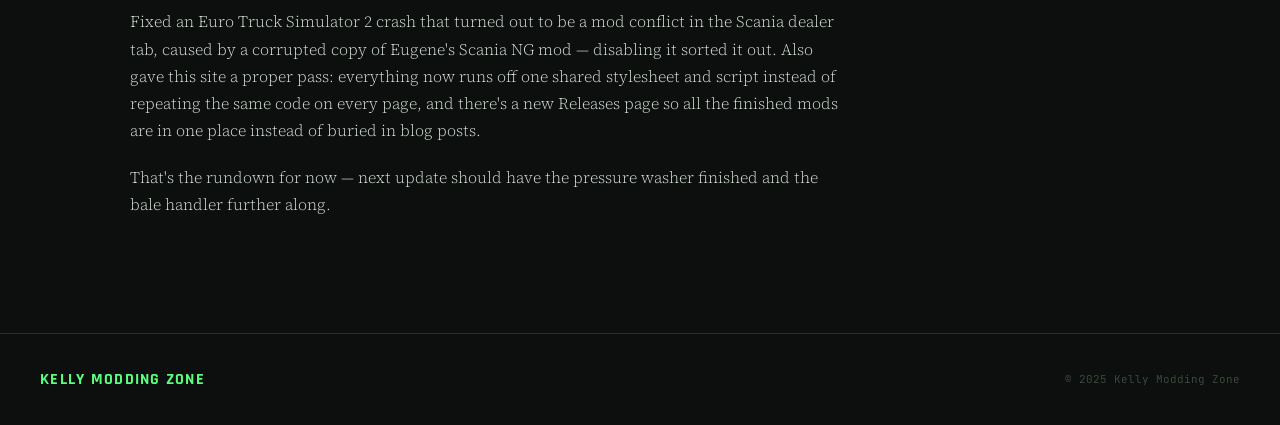
<file: blog/July_update_2026.html>
<!DOCTYPE html>
<html lang="en">
<head>
<meta charset="UTF-8">
<meta name="viewport" content="width=device-width, initial-scale=1.0">
<title>What I've Been Working On — July 2026 | Kelly Modding Zone</title>
<link rel="preconnect" href="https://fonts.googleapis.com">
<link href="https://fonts.googleapis.com/css2?family=Rajdhani:wght@400;600;700&family=Source+Serif+4:ital,wght@0,300;0,400;0,600;1,300&family=JetBrains+Mono:wght@400;500&display=swap" rel="stylesheet">
<link rel="stylesheet" href="../style.css">
</head>
<body>

<!-- NAV — copy this into every page, never change it -->
<nav>
  <a class="nav-logo" href="../index.html">Kelly <span>Modding Zone</span></a>
  <ul class="nav-links">
    <li><a href="../tutorials/index.html">Tutorials</a></li>
    <li><a href="../blog/index.html" class="active">Blog</a></li>
    <li><a href="../releases/index.html">Releases</a></li>
    <li><a href="../about.html">About</a></li>
  </ul>
</nav>

<!-- PAGE HEADER -->
<div class="page-header">
  <div class="page-header-grid"></div>
  <div class="page-header-glow"></div>
  <div class="page-header-inner fade-in">
    <div class="section-label">WIP / Projects</div>
    <h1>What I've Been Working On — July 2026</h1>
    <p class="page-desc">A rundown of everything currently in progress — some things close to done, some still messy in Blender, and one project that finally shipped.</p>
  </div>
</div>

<!-- POST BODY -->
<div class="page-body">
  <a href="../blog/index.html" class="back-link fade-in">← Back to Blog</a>

  <article class="post-body fade-in">
    <div class="post-meta-row">
      <span>July 2026</span>
      <span>·</span>
      <span>Kelly Modding</span>
    </div>

    <h2>Land Levellers Pack — released</h2>
    <p>The Land Levellers Pack is out now for FS25, on both PC and console, with German and French translations included. This one's been the biggest release in a while and it's good to finally have it off the workbench and into people's hands. If you've grabbed it and run into anything, let me know.</p>

    <h2>Petrol-Powered Pressure Washer</h2>
    <p>This is the one eating most of my time at the moment. It started as a high-poly CAD mesh out of Onshape, which looked great but was completely unusable in-game — way too many tris for anything real-time. Rather than just running Decimate and calling it a day (which usually leaves you with ugly, uneven geometry), I've been manually retopologizing it in Blender to get clean, game-appropriate topology while keeping the shape accurate. Slower going, but the result is worth it. The Honda engine model I built a while back is slotting in as the power unit for this once the housing's done.</p>

    <h2>JM Agri TR Bale Handler</h2>
    <p>Also modeling a JM Agri TR bale handler at the moment, working off Euro/quick-hitch bracket references pulled from GrabCAD and a few existing FS25 mods to get the mounting geometry right. Still early, but the bracket and frame are taking shape.</p>

    <h2>Also in the pipeline</h2>
    <ul>
      <li><strong>Bale storage pit</strong> — static decorative bale geometry paired with <code>objectStorage</code> for the actual storage logic. Mostly done, just tidying up collisions and re-texturing.</li>
      <li><strong>Shed mod</strong> — in progress alongside everything else.</li>
      <li><strong>Pajero jeep</strong> and a <strong>trailer pack</strong> — both moving forward in the background.</li>
      <li><strong>McHale Fusion 2 baler</strong> — more of a stretch goal. The plan is a physical bale-count display on the machine itself, driven by a Lua specialization reading <code>balesMadeTotal</code> and mapping it to a UV atlas via <code>setShaderParameter</code>. Technically ambitious, so it's on the back burner until the current batch of mods is out the door.</li>
    </ul>

    <h2>Other bits</h2>
    <p>Fixed an Euro Truck Simulator 2 crash that turned out to be a mod conflict in the Scania dealer tab, caused by a corrupted copy of Eugene's Scania NG mod — disabling it sorted it out. Also gave this site a proper pass: everything now runs off one shared stylesheet and script instead of repeating the same code on every page, and there's a new Releases page so all the finished mods are in one place instead of buried in blog posts.</p>

    <p>That's the rundown for now — next update should have the pressure washer finished and the bale handler further along.</p>
  </article>
</div>

<!-- FOOTER — copy this into every page, never change it -->
<footer>
  <div class="footer-logo">Kelly Modding Zone</div>
  <div class="footer-copy">© 2025 Kelly Modding Zone</div>
</footer>

<script src="../script.js"></script>
</body>
</html>
</file>
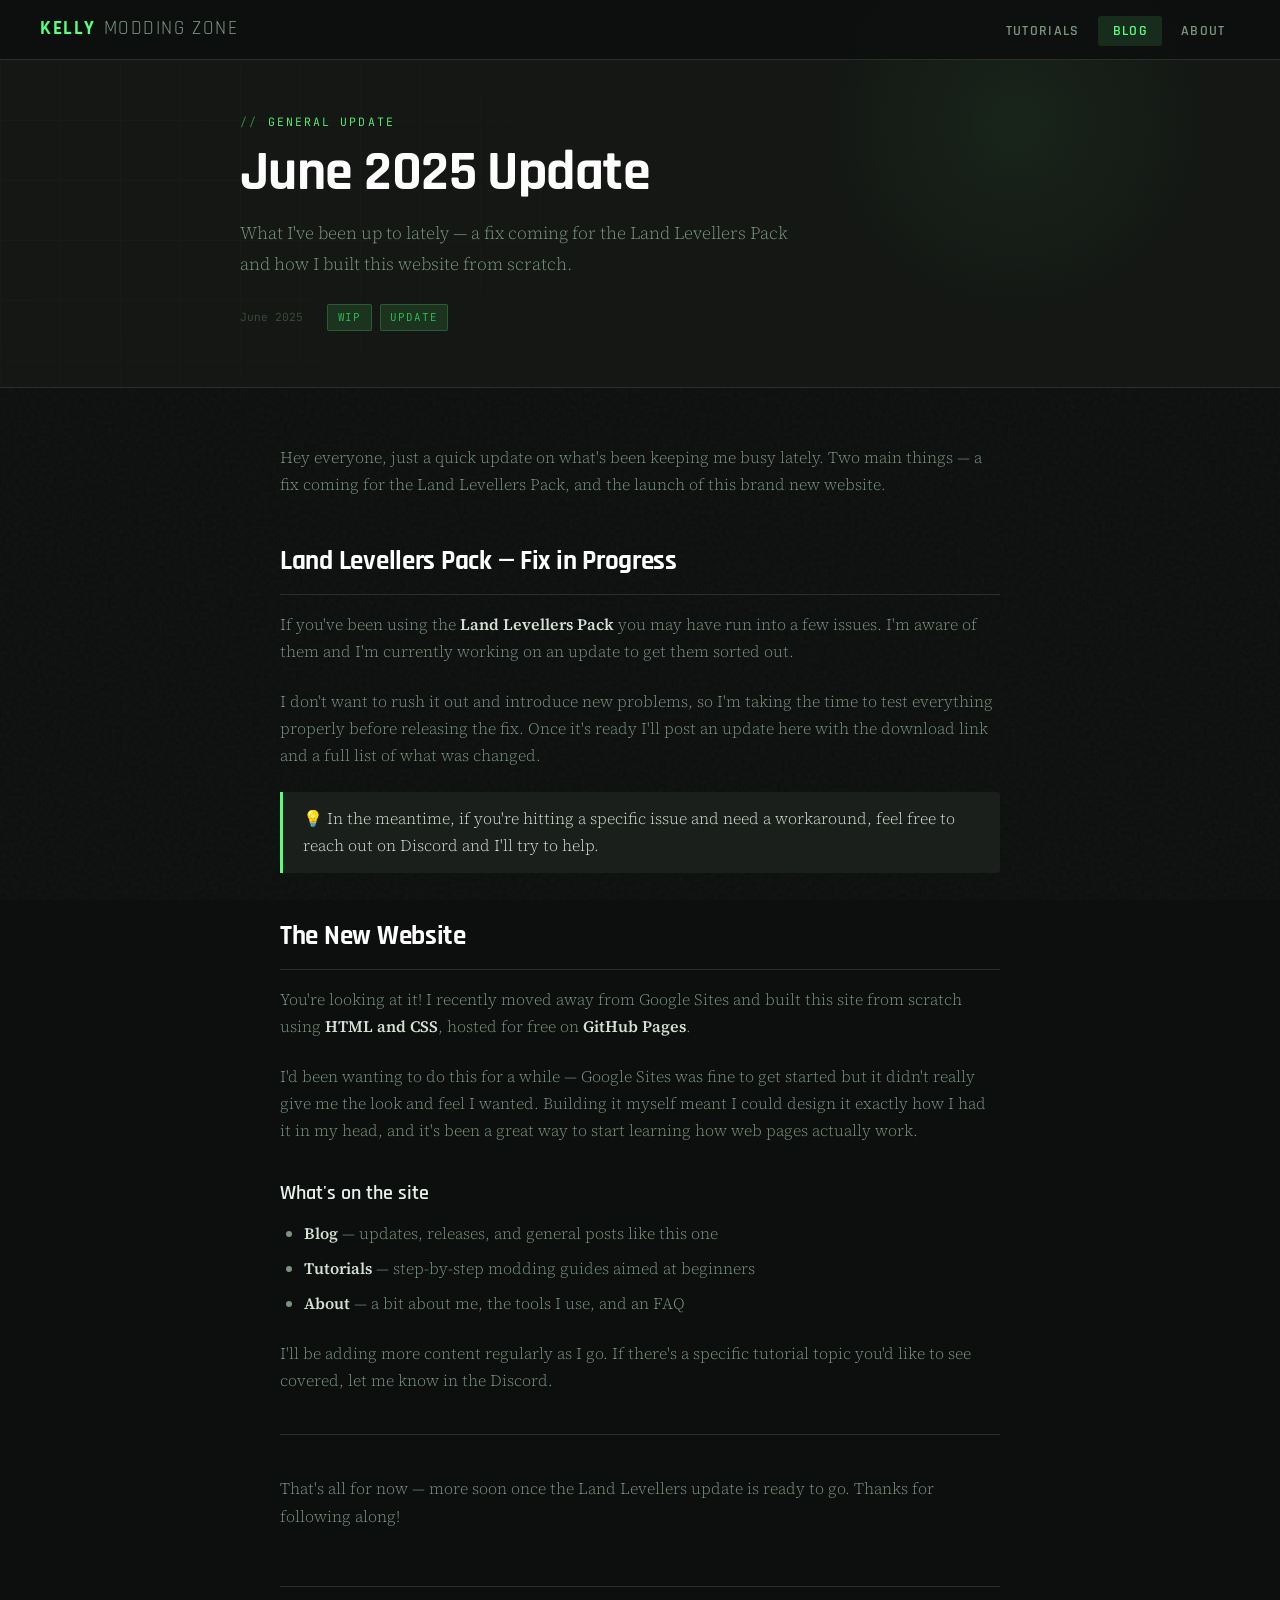
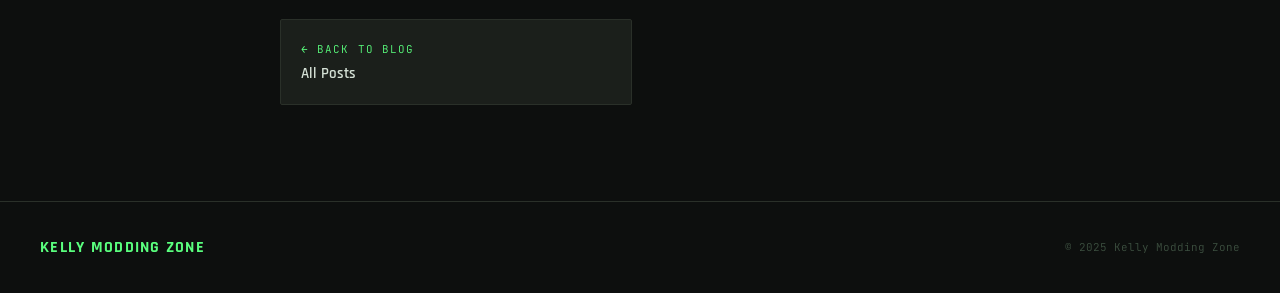
<file: blog/June_2026_update.html>
<!DOCTYPE html>
<html lang="en">
<head>
<meta charset="UTF-8">
<meta name="viewport" content="width=device-width, initial-scale=1.0">
<title>June 2025 Update — Kelly Modding Zone</title>
<link rel="preconnect" href="https://fonts.googleapis.com">
<link href="https://fonts.googleapis.com/css2?family=Rajdhani:wght@400;600;700&family=Source+Serif+4:ital,wght@0,300;0,400;0,600;1,300&family=JetBrains+Mono:wght@400;500&display=swap" rel="stylesheet">
<style>
  :root {
    --bg: #0d0f0e;
    --bg2: #141714;
    --bg3: #1b1f1b;
    --border: #2a3029;
    --green: #5aff7e;
    --green-dim: #2dcc52;
    --green-glow: rgba(90,255,126,0.12);
    --text: #d4e0d5;
    --text-dim: #7a9480;
    --text-faint: #3d5040;
    --card-bg: #161a16;
  }
  *, *::before, *::after { box-sizing: border-box; margin: 0; padding: 0; }
  html { scroll-behavior: smooth; }
  body {
    background: var(--bg);
    color: var(--text);
    font-family: 'Source Serif 4', Georgia, serif;
    font-weight: 300;
    line-height: 1.7;
    overflow-x: hidden;
  }
  body::before {
    content: '';
    position: fixed;
    inset: 0;
    background-image: url("data:image/svg+xml,%3Csvg viewBox='0 0 256 256' xmlns='http://www.w3.org/2000/svg'%3E%3Cfilter id='noise'%3E%3CfeTurbulence type='fractalNoise' baseFrequency='0.9' numOctaves='4' stitchTiles='stitch'/%3E%3C/filter%3E%3Crect width='100%25' height='100%25' filter='url(%23noise)' opacity='0.035'/%3E%3C/svg%3E");
    pointer-events: none;
    z-index: 0;
  }
  nav {
    position: fixed;
    top: 0; left: 0; right: 0;
    z-index: 100;
    display: flex;
    align-items: center;
    justify-content: space-between;
    padding: 0 2.5rem;
    height: 60px;
    background: rgba(13,15,14,0.88);
    backdrop-filter: blur(12px);
    border-bottom: 1px solid var(--border);
  }
  .nav-logo {
    font-family: 'Rajdhani', sans-serif;
    font-weight: 700;
    font-size: 1.2rem;
    letter-spacing: 0.08em;
    color: var(--green);
    text-decoration: none;
    text-transform: uppercase;
    display: flex;
    align-items: center;
    gap: 0.5rem;
  }
  .nav-logo span { color: var(--text-dim); font-weight: 400; }
  .nav-links { display: flex; gap: 0.25rem; list-style: none; }
  .nav-links a {
    font-family: 'Rajdhani', sans-serif;
    font-weight: 600;
    font-size: 0.85rem;
    letter-spacing: 0.1em;
    text-transform: uppercase;
    color: var(--text-dim);
    text-decoration: none;
    padding: 0.4rem 0.9rem;
    border-radius: 3px;
    transition: color 0.2s, background 0.2s;
  }
  .nav-links a:hover, .nav-links a.active { color: var(--green); background: var(--green-glow); }
  .post-header {
    position: relative;
    z-index: 1;
    background: var(--bg2);
    border-bottom: 1px solid var(--border);
    padding: 7rem 2.5rem 3.5rem;
    overflow: hidden;
  }
  .post-header-grid {
    position: absolute;
    inset: 0;
    background-image:
      linear-gradient(var(--border) 1px, transparent 1px),
      linear-gradient(90deg, var(--border) 1px, transparent 1px);
    background-size: 60px 60px;
    opacity: 0.2;
    mask-image: radial-gradient(ellipse 80% 100% at 0% 50%, black 20%, transparent 80%);
  }
  .post-header-glow {
    position: absolute;
    top: -20%; right: 5%;
    width: 400px; height: 400px;
    background: radial-gradient(circle, rgba(90,255,126,0.06) 0%, transparent 70%);
    pointer-events: none;
  }
  .post-header-inner {
    position: relative;
    max-width: 800px;
    margin: 0 auto;
  }
  .section-label {
    font-family: 'JetBrains Mono', monospace;
    font-size: 0.72rem;
    color: var(--green);
    letter-spacing: 0.18em;
    text-transform: uppercase;
    margin-bottom: 0.75rem;
    display: flex;
    align-items: center;
    gap: 0.6rem;
  }
  .section-label::before { content: '//'; opacity: 0.5; }
  h1 {
    font-family: 'Rajdhani', sans-serif;
    font-weight: 700;
    font-size: clamp(2rem, 5vw, 3.5rem);
    line-height: 1.05;
    letter-spacing: -0.01em;
    color: #fff;
    margin-bottom: 1rem;
  }
  .post-lead {
    font-size: 1.1rem;
    color: var(--text-dim);
    max-width: 560px;
    margin-bottom: 1.5rem;
    line-height: 1.75;
  }
  .post-meta-bar {
    display: flex;
    align-items: center;
    gap: 1.5rem;
    flex-wrap: wrap;
  }
  .post-date {
    font-family: 'JetBrains Mono', monospace;
    font-size: 0.7rem;
    color: var(--text-faint);
  }
  .post-tags { display: flex; gap: 0.5rem; flex-wrap: wrap; }
  .tag {
    font-family: 'JetBrains Mono', monospace;
    font-size: 0.68rem;
    color: var(--green-dim);
    background: var(--green-glow);
    border: 1px solid rgba(90,255,126,0.2);
    padding: 0.2rem 0.6rem;
    border-radius: 2px;
    letter-spacing: 0.08em;
    text-transform: uppercase;
  }
  .post-body {
    position: relative;
    z-index: 1;
    max-width: 800px;
    margin: 0 auto;
    padding: 3.5rem 2.5rem 6rem;
  }
  .post-content p { color: var(--text-dim); margin-bottom: 1.4rem; font-size: 1rem; }
  .post-content h2 {
    font-family: 'Rajdhani', sans-serif;
    font-weight: 700;
    font-size: 1.7rem;
    color: #fff;
    margin: 2.5rem 0 1rem;
    padding-bottom: 0.6rem;
    border-bottom: 1px solid var(--border);
    letter-spacing: -0.01em;
  }
  .post-content h3 {
    font-family: 'Rajdhani', sans-serif;
    font-weight: 600;
    font-size: 1.25rem;
    color: #e8f0e9;
    margin: 2rem 0 0.6rem;
  }
  .post-content ul { color: var(--text-dim); padding-left: 1.5rem; margin-bottom: 1.4rem; }
  .post-content li { margin-bottom: 0.5rem; }
  .post-content strong { color: var(--text); font-weight: 600; }
  .post-content em { font-style: italic; }
  .post-content hr { border: none; border-top: 1px solid var(--border); margin: 2.5rem 0; }
  .post-content a { color: var(--green); text-decoration: none; border-bottom: 1px solid rgba(90,255,126,0.3); transition: border-color 0.2s; }
  .post-content a:hover { border-color: var(--green); }
  .post-content blockquote {
    border-left: 3px solid var(--green);
    padding: 0.85rem 1.25rem;
    margin-bottom: 1.4rem;
    background: var(--bg3);
    border-radius: 0 4px 4px 0;
  }
  .post-content blockquote p { margin-bottom: 0; color: var(--text); }
  .post-nav {
    display: grid;
    grid-template-columns: 1fr 1fr;
    gap: 1rem;
    margin-top: 3.5rem;
    padding-top: 2rem;
    border-top: 1px solid var(--border);
  }
  .post-nav-link {
    display: flex;
    flex-direction: column;
    gap: 0.35rem;
    padding: 1.25rem;
    background: var(--bg3);
    border: 1px solid var(--border);
    text-decoration: none;
    transition: border-color 0.2s, background 0.2s;
    border-radius: 2px;
  }
  .post-nav-link:hover { border-color: var(--green); background: var(--green-glow); }
  .nav-dir {
    font-family: 'JetBrains Mono', monospace;
    font-size: 0.68rem;
    color: var(--green);
    letter-spacing: 0.1em;
    text-transform: uppercase;
  }
  .nav-title {
    font-family: 'Rajdhani', sans-serif;
    font-weight: 600;
    font-size: 0.95rem;
    color: var(--text);
    line-height: 1.3;
  }
  footer {
    position: relative;
    z-index: 1;
    border-top: 1px solid var(--border);
    padding: 2rem 2.5rem;
    display: flex;
    justify-content: space-between;
    align-items: center;
    flex-wrap: wrap;
    gap: 1rem;
  }
  .footer-logo {
    font-family: 'Rajdhani', sans-serif;
    font-weight: 700;
    font-size: 1rem;
    color: var(--green);
    letter-spacing: 0.08em;
    text-transform: uppercase;
  }
  .footer-copy {
    font-family: 'JetBrains Mono', monospace;
    font-size: 0.68rem;
    color: var(--text-faint);
  }
  .fade-in { opacity: 0; transform: translateY(20px); transition: opacity 0.6s ease, transform 0.6s ease; }
  .fade-in.visible { opacity: 1; transform: translateY(0); }
  @media (max-width: 700px) {
    nav { padding: 0 1.2rem; }
    .nav-links a { padding: 0.4rem 0.5rem; font-size: 0.75rem; }
    .post-header { padding: 6rem 1.2rem 2.5rem; }
    .post-body { padding: 2.5rem 1.2rem 4rem; }
    .post-nav { grid-template-columns: 1fr; }
  }
</style>
</head>
<body>

<nav>
  <a class="nav-logo" href="../index.html">Kelly <span>Modding Zone</span></a>
  <ul class="nav-links">
    <li><a href="../tutorials/index.html">Tutorials</a></li>
    <li><a href="../blog/index.html" class="active">Blog</a></li>
    <li><a href="../about.html">About</a></li>
  </ul>
</nav>

<div class="post-header">
  <div class="post-header-grid"></div>
  <div class="post-header-glow"></div>
  <div class="post-header-inner fade-in">
    <div class="section-label">General Update</div>
    <h1>June 2025 Update</h1>
    <p class="post-lead">What I've been up to lately — a fix coming for the Land Levellers Pack and how I built this website from scratch.</p>
    <div class="post-meta-bar">
      <span class="post-date">June 2025</span>
      <div class="post-tags">
        <span class="tag">WIP</span>
        <span class="tag">Update</span>
      </div>
    </div>
  </div>
</div>

<div class="post-body">
  <div class="post-content fade-in">

    <p>
      Hey everyone, just a quick update on what's been keeping me busy lately.
      Two main things — a fix coming for the Land Levellers Pack, and the launch
      of this brand new website.
    </p>

    <h2>Land Levellers Pack — Fix in Progress</h2>

    <p>
      If you've been using the <strong>Land Levellers Pack</strong> you may have
      run into a few issues. I'm aware of them and I'm currently working on an
      update to get them sorted out.
    </p>

    <p>
      I don't want to rush it out and introduce new problems, so I'm taking the
      time to test everything properly before releasing the fix. Once it's ready
      I'll post an update here with the download link and a full list of what
      was changed.
    </p>

    <blockquote>
      <p>💡 In the meantime, if you're hitting a specific issue and need a workaround, feel free to reach out on Discord and I'll try to help.</p>
    </blockquote>

    <h2>The New Website</h2>

    <p>
      You're looking at it! I recently moved away from Google Sites and built
      this site from scratch using <strong>HTML and CSS</strong>, hosted for
      free on <strong>GitHub Pages</strong>.
    </p>

    <p>
      I'd been wanting to do this for a while — Google Sites was fine to get
      started but it didn't really give me the look and feel I wanted. Building
      it myself meant I could design it exactly how I had it in my head, and
      it's been a great way to start learning how web pages actually work.
    </p>

    <h3>What's on the site</h3>

    <ul>
      <li><strong>Blog</strong> — updates, releases, and general posts like this one</li>
      <li><strong>Tutorials</strong> — step-by-step modding guides aimed at beginners</li>
      <li><strong>About</strong> — a bit about me, the tools I use, and an FAQ</li>
    </ul>

    <p>
      I'll be adding more content regularly as I go. If there's a specific
      tutorial topic you'd like to see covered, let me know in the Discord.
    </p>

    <hr>

    <p>
      That's all for now — more soon once the Land Levellers update is ready to go.
      Thanks for following along!
    </p>

  </div>

  <div class="post-nav">
    <a href="../blog/index.html" class="post-nav-link prev">
      <span class="nav-dir">← Back to Blog</span>
      <span class="nav-title">All Posts</span>
    </a>
  </div>

</div>

<footer>
  <div class="footer-logo">Kelly Modding Zone</div>
  <div class="footer-copy">© 2025 Kelly Modding Zone</div>
</footer>

<script>
  const observer = new IntersectionObserver((entries) => {
    entries.forEach(e => { if (e.isIntersecting) e.target.classList.add('visible'); });
  }, { threshold: 0.1 });
  document.querySelectorAll('.fade-in').forEach(el => observer.observe(el));
</script>
</body>
</html>
</file>
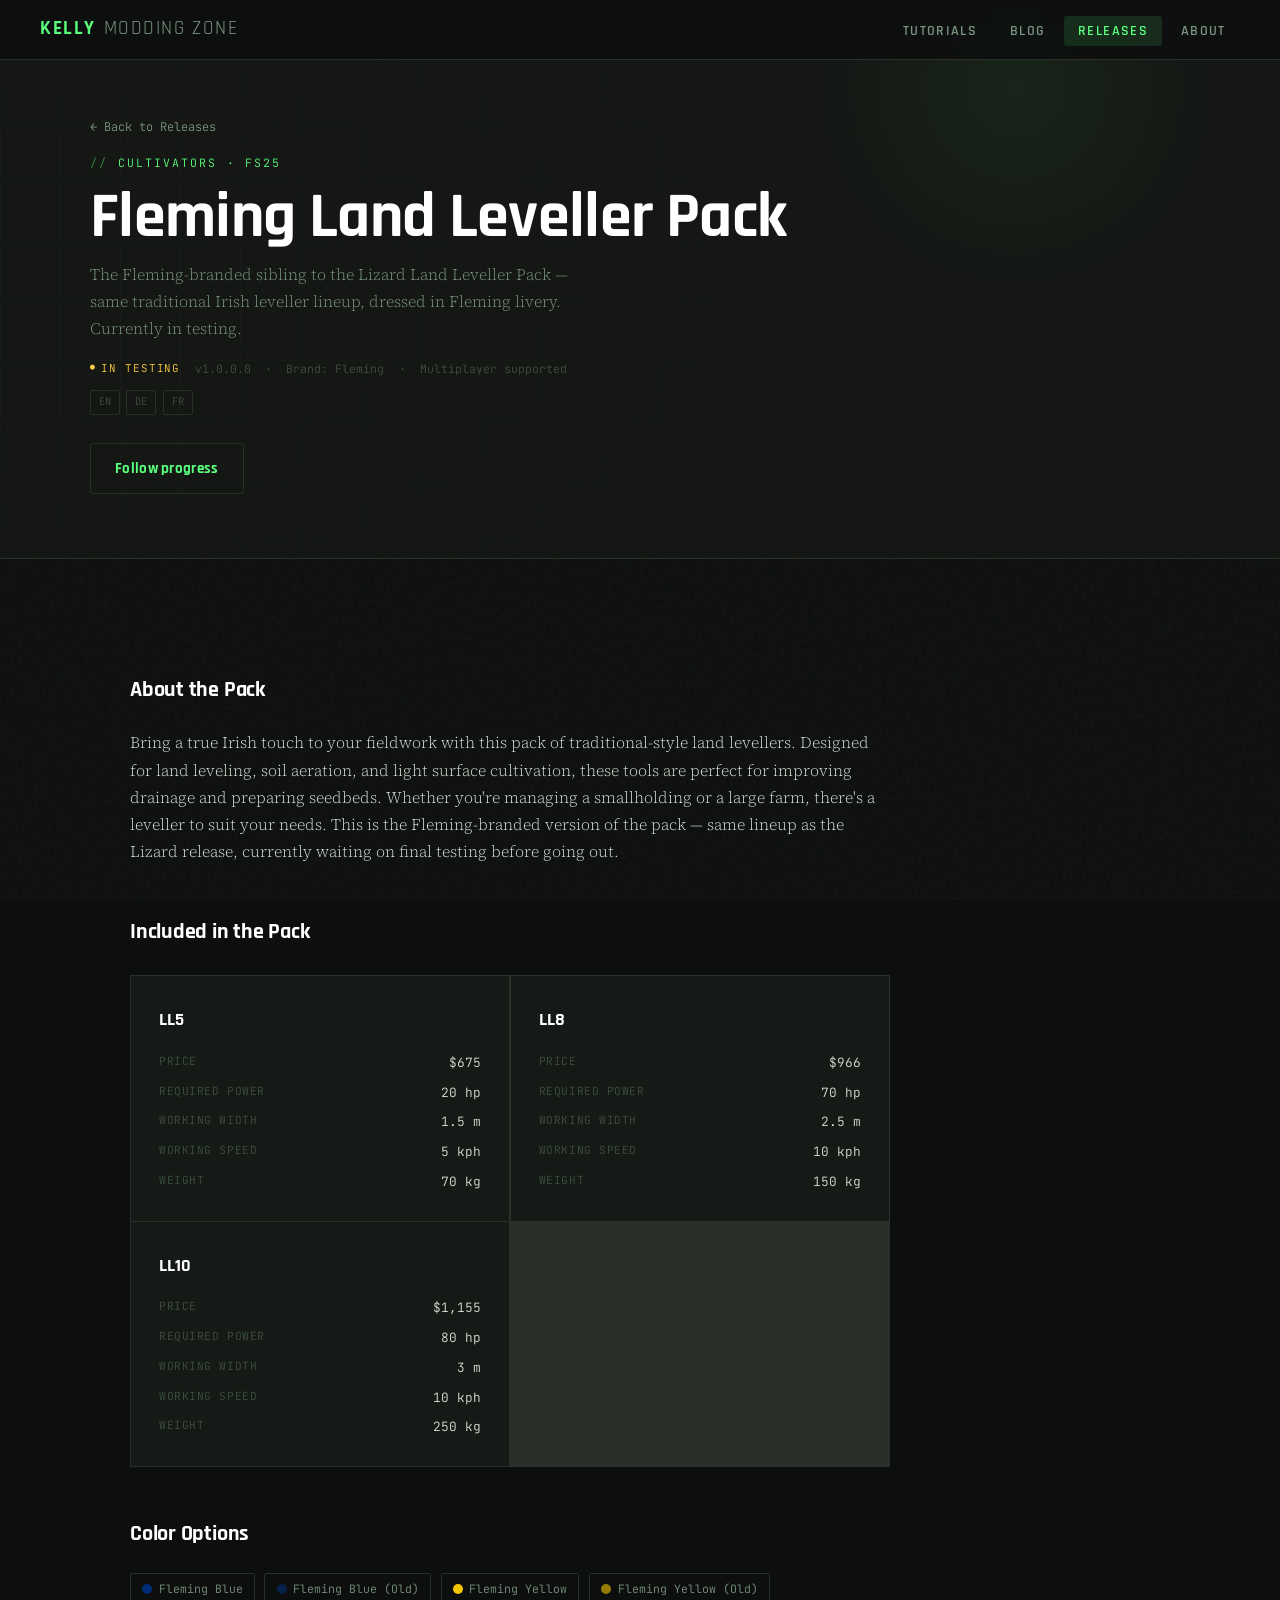
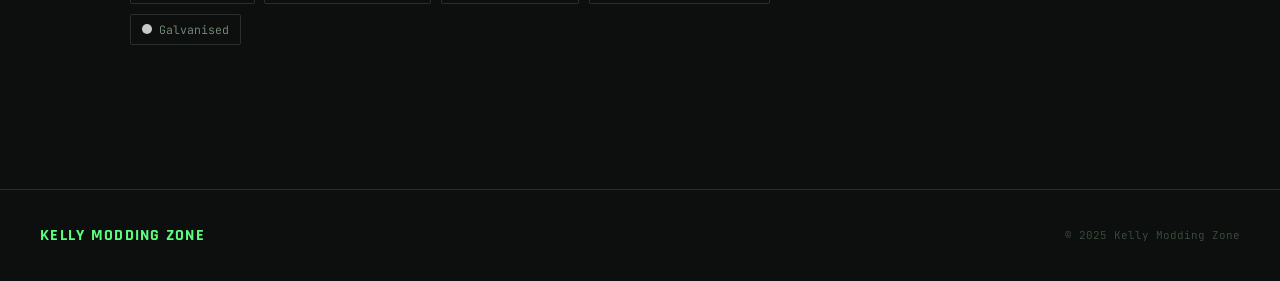
<file: releases/Fleming_Land_Leveller_Pack.html>
<!DOCTYPE html>
<html lang="en">
<head>
<meta charset="UTF-8">
<meta name="viewport" content="width=device-width, initial-scale=1.0">
<title>Fleming Land Leveller Pack — Kelly Modding Zone</title>
<link rel="preconnect" href="https://fonts.googleapis.com">
<link href="https://fonts.googleapis.com/css2?family=Rajdhani:wght@400;600;700&family=Source+Serif+4:ital,wght@0,300;0,400;0,600;1,300&family=JetBrains+Mono:wght@400;500&display=swap" rel="stylesheet">
<link rel="stylesheet" href="../style.css">
</head>
<body>

<!-- NAV — copy this into every page, never change it -->
<nav>
  <a class="nav-logo" href="../index.html">Kelly <span>Modding Zone</span></a>
  <ul class="nav-links">
    <li><a href="../tutorials/index.html">Tutorials</a></li>
    <li><a href="../blog/index.html">Blog</a></li>
    <li><a href="../releases/index.html" class="active">Releases</a></li>
    <li><a href="../about.html">About</a></li>
  </ul>
</nav>

<!-- PAGE HEADER -->
<div class="page-header">
  <div class="page-header-grid"></div>
  <div class="page-header-glow"></div>
  <div class="page-header-inner fade-in">
    <a href="../releases/index.html" class="back-link" style="display:inline-block; margin-bottom:1rem;">← Back to Releases</a>
    <div class="section-label">Cultivators · FS25</div>
    <h1>Fleming Land Leveller Pack</h1>
    <p class="page-desc">The Fleming-branded sibling to the Lizard Land Leveller Pack — same traditional Irish leveller lineup, dressed in Fleming livery. Currently in testing.</p>
    <div class="mod-meta-row">
      <span class="mod-status testing">In Testing</span>
      <span>v1.0.0.0</span>
      <span>·</span>
      <span>Brand: Fleming</span>
      <span>·</span>
      <span>Multiplayer supported</span>
    </div>
    <div class="lang-row">
      <span class="lang-chip">EN</span>
      <span class="lang-chip">DE</span>
      <span class="lang-chip">FR</span>
    </div>
    <div class="mod-download-row">
      <a href="../blog/index.html" class="btn btn-ghost">Follow progress</a>
    </div>
  </div>
</div>

<div class="page-body">

  <div class="mod-section fade-in">
    <h2>About the Pack</h2>
    <p>Bring a true Irish touch to your fieldwork with this pack of traditional-style land levellers. Designed for land leveling, soil aeration, and light surface cultivation, these tools are perfect for improving drainage and preparing seedbeds. Whether you're managing a smallholding or a large farm, there's a leveller to suit your needs. This is the Fleming-branded version of the pack — same lineup as the Lizard release, currently waiting on final testing before going out.</p>
  </div>

  <div class="mod-section fade-in">
    <h2>Included in the Pack</h2>
    <div class="implement-grid">

      <div class="implement-card">
        <div class="implement-name">LL5</div>
        <div class="spec-list">
          <div class="spec-row"><span class="spec-label">Price</span><span class="spec-value">$675</span></div>
          <div class="spec-row"><span class="spec-label">Required Power</span><span class="spec-value">20 hp</span></div>
          <div class="spec-row"><span class="spec-label">Working Width</span><span class="spec-value">1.5 m</span></div>
          <div class="spec-row"><span class="spec-label">Working Speed</span><span class="spec-value">5 kph</span></div>
          <div class="spec-row"><span class="spec-label">Weight</span><span class="spec-value">70 kg</span></div>
        </div>
      </div>

      <div class="implement-card">
        <div class="implement-name">LL8</div>
        <div class="spec-list">
          <div class="spec-row"><span class="spec-label">Price</span><span class="spec-value">$966</span></div>
          <div class="spec-row"><span class="spec-label">Required Power</span><span class="spec-value">70 hp</span></div>
          <div class="spec-row"><span class="spec-label">Working Width</span><span class="spec-value">2.5 m</span></div>
          <div class="spec-row"><span class="spec-label">Working Speed</span><span class="spec-value">10 kph</span></div>
          <div class="spec-row"><span class="spec-label">Weight</span><span class="spec-value">150 kg</span></div>
        </div>
      </div>

      <div class="implement-card">
        <div class="implement-name">LL10</div>
        <div class="spec-list">
          <div class="spec-row"><span class="spec-label">Price</span><span class="spec-value">$1,155</span></div>
          <div class="spec-row"><span class="spec-label">Required Power</span><span class="spec-value">80 hp</span></div>
          <div class="spec-row"><span class="spec-label">Working Width</span><span class="spec-value">3 m</span></div>
          <div class="spec-row"><span class="spec-label">Working Speed</span><span class="spec-value">10 kph</span></div>
          <div class="spec-row"><span class="spec-label">Weight</span><span class="spec-value">250 kg</span></div>
        </div>
      </div>

    </div>
  </div>

  <div class="mod-section fade-in">
    <h2>Color Options</h2>
    <div class="color-options">
      <span class="color-chip"><span class="swatch" style="background:#002d77;"></span>Fleming Blue</span>
      <span class="color-chip"><span class="swatch" style="background:#002d77; opacity:0.6;"></span>Fleming Blue (Old)</span>
      <span class="color-chip"><span class="swatch" style="background:#f2c700;"></span>Fleming Yellow</span>
      <span class="color-chip"><span class="swatch" style="background:#f2c700; opacity:0.6;"></span>Fleming Yellow (Old)</span>
      <span class="color-chip"><span class="swatch" style="background:#c8c8c8;"></span>Galvanised</span>
    </div>
  </div>

</div>

<!-- FOOTER — copy this into every page, never change it -->
<footer>
  <div class="footer-logo">Kelly Modding Zone</div>
  <div class="footer-copy">© 2025 Kelly Modding Zone</div>
</footer>

<script src="../script.js"></script>
</body>
</html>
</file>
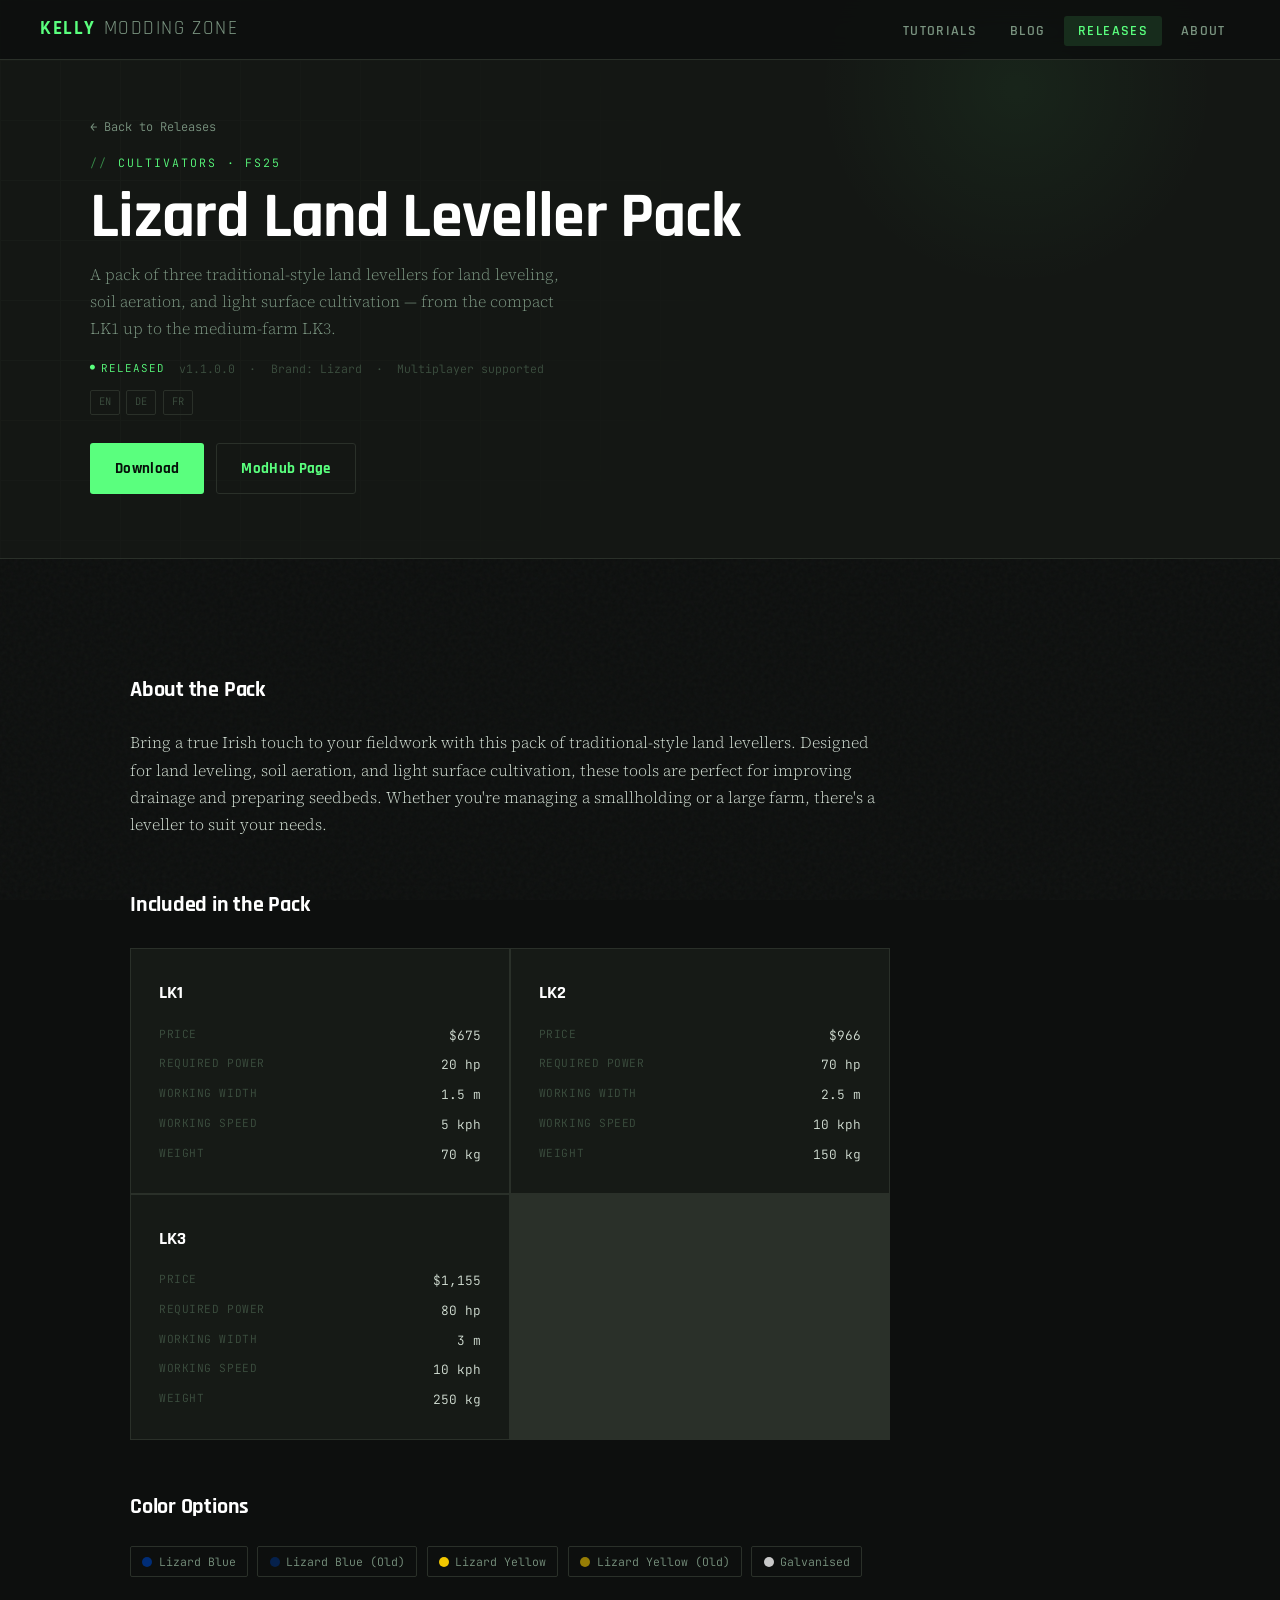
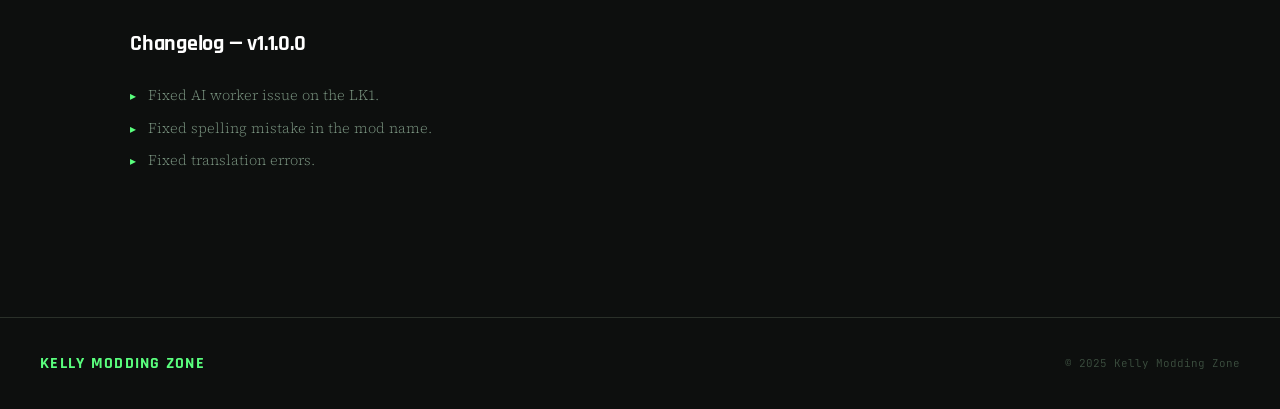
<file: releases/Lizard_Land_Leveller_Pack.html>
<!DOCTYPE html>
<html lang="en">
<head>
<meta charset="UTF-8">
<meta name="viewport" content="width=device-width, initial-scale=1.0">
<title>Lizard Land Leveller Pack — Kelly Modding Zone</title>
<link rel="preconnect" href="https://fonts.googleapis.com">
<link href="https://fonts.googleapis.com/css2?family=Rajdhani:wght@400;600;700&family=Source+Serif+4:ital,wght@0,300;0,400;0,600;1,300&family=JetBrains+Mono:wght@400;500&display=swap" rel="stylesheet">
<link rel="stylesheet" href="../style.css">
</head>
<body>

<!-- NAV — copy this into every page, never change it -->
<nav>
  <a class="nav-logo" href="../index.html">Kelly <span>Modding Zone</span></a>
  <ul class="nav-links">
    <li><a href="../tutorials/index.html">Tutorials</a></li>
    <li><a href="../blog/index.html">Blog</a></li>
    <li><a href="../releases/index.html" class="active">Releases</a></li>
    <li><a href="../about.html">About</a></li>
  </ul>
</nav>

<!-- PAGE HEADER -->
<div class="page-header">
  <div class="page-header-grid"></div>
  <div class="page-header-glow"></div>
  <div class="page-header-inner fade-in">
    <a href="../releases/index.html" class="back-link" style="display:inline-block; margin-bottom:1rem;">← Back to Releases</a>
    <div class="section-label">Cultivators · FS25</div>
    <h1>Lizard Land Leveller Pack</h1>
    <p class="page-desc">A pack of three traditional-style land levellers for land leveling, soil aeration, and light surface cultivation — from the compact LK1 up to the medium-farm LK3.</p>
    <div class="mod-meta-row">
      <span class="mod-status released">Released</span>
      <span>v1.1.0.0</span>
      <span>·</span>
      <span>Brand: Lizard</span>
      <span>·</span>
      <span>Multiplayer supported</span>
    </div>
    <div class="lang-row">
      <span class="lang-chip">EN</span>
      <span class="lang-chip">DE</span>
      <span class="lang-chip">FR</span>
    </div>
    <div class="mod-download-row">
      <a href="#" class="btn btn-primary">Download</a>
      <a href="#" class="btn btn-ghost">ModHub Page</a>
    </div>
  </div>
</div>

<div class="page-body">

  <div class="mod-section fade-in">
    <h2>About the Pack</h2>
    <p>Bring a true Irish touch to your fieldwork with this pack of traditional-style land levellers. Designed for land leveling, soil aeration, and light surface cultivation, these tools are perfect for improving drainage and preparing seedbeds. Whether you're managing a smallholding or a large farm, there's a leveller to suit your needs.</p>
  </div>

  <div class="mod-section fade-in">
    <h2>Included in the Pack</h2>
    <div class="implement-grid">

      <div class="implement-card">
        <div class="implement-name">LK1</div>
        <div class="spec-list">
          <div class="spec-row"><span class="spec-label">Price</span><span class="spec-value">$675</span></div>
          <div class="spec-row"><span class="spec-label">Required Power</span><span class="spec-value">20 hp</span></div>
          <div class="spec-row"><span class="spec-label">Working Width</span><span class="spec-value">1.5 m</span></div>
          <div class="spec-row"><span class="spec-label">Working Speed</span><span class="spec-value">5 kph</span></div>
          <div class="spec-row"><span class="spec-label">Weight</span><span class="spec-value">70 kg</span></div>
        </div>
      </div>

      <div class="implement-card">
        <div class="implement-name">LK2</div>
        <div class="spec-list">
          <div class="spec-row"><span class="spec-label">Price</span><span class="spec-value">$966</span></div>
          <div class="spec-row"><span class="spec-label">Required Power</span><span class="spec-value">70 hp</span></div>
          <div class="spec-row"><span class="spec-label">Working Width</span><span class="spec-value">2.5 m</span></div>
          <div class="spec-row"><span class="spec-label">Working Speed</span><span class="spec-value">10 kph</span></div>
          <div class="spec-row"><span class="spec-label">Weight</span><span class="spec-value">150 kg</span></div>
        </div>
      </div>

      <div class="implement-card">
        <div class="implement-name">LK3</div>
        <div class="spec-list">
          <div class="spec-row"><span class="spec-label">Price</span><span class="spec-value">$1,155</span></div>
          <div class="spec-row"><span class="spec-label">Required Power</span><span class="spec-value">80 hp</span></div>
          <div class="spec-row"><span class="spec-label">Working Width</span><span class="spec-value">3 m</span></div>
          <div class="spec-row"><span class="spec-label">Working Speed</span><span class="spec-value">10 kph</span></div>
          <div class="spec-row"><span class="spec-label">Weight</span><span class="spec-value">250 kg</span></div>
        </div>
      </div>

    </div>
  </div>

  <div class="mod-section fade-in">
    <h2>Color Options</h2>
    <div class="color-options">
      <span class="color-chip"><span class="swatch" style="background:#002d77;"></span>Lizard Blue</span>
      <span class="color-chip"><span class="swatch" style="background:#002d77; opacity:0.6;"></span>Lizard Blue (Old)</span>
      <span class="color-chip"><span class="swatch" style="background:#f2c700;"></span>Lizard Yellow</span>
      <span class="color-chip"><span class="swatch" style="background:#f2c700; opacity:0.6;"></span>Lizard Yellow (Old)</span>
      <span class="color-chip"><span class="swatch" style="background:#c8c8c8;"></span>Galvanised</span>
    </div>
  </div>

  <div class="mod-section fade-in">
    <h2>Changelog — v1.1.0.0</h2>
    <div class="changelog-list">
      <div class="changelog-item">Fixed AI worker issue on the LK1.</div>
      <div class="changelog-item">Fixed spelling mistake in the mod name.</div>
      <div class="changelog-item">Fixed translation errors.</div>
    </div>
  </div>

</div>

<!-- FOOTER — copy this into every page, never change it -->
<footer>
  <div class="footer-logo">Kelly Modding Zone</div>
  <div class="footer-copy">© 2025 Kelly Modding Zone</div>
</footer>

<script src="../script.js"></script>
</body>
</html>
</file>
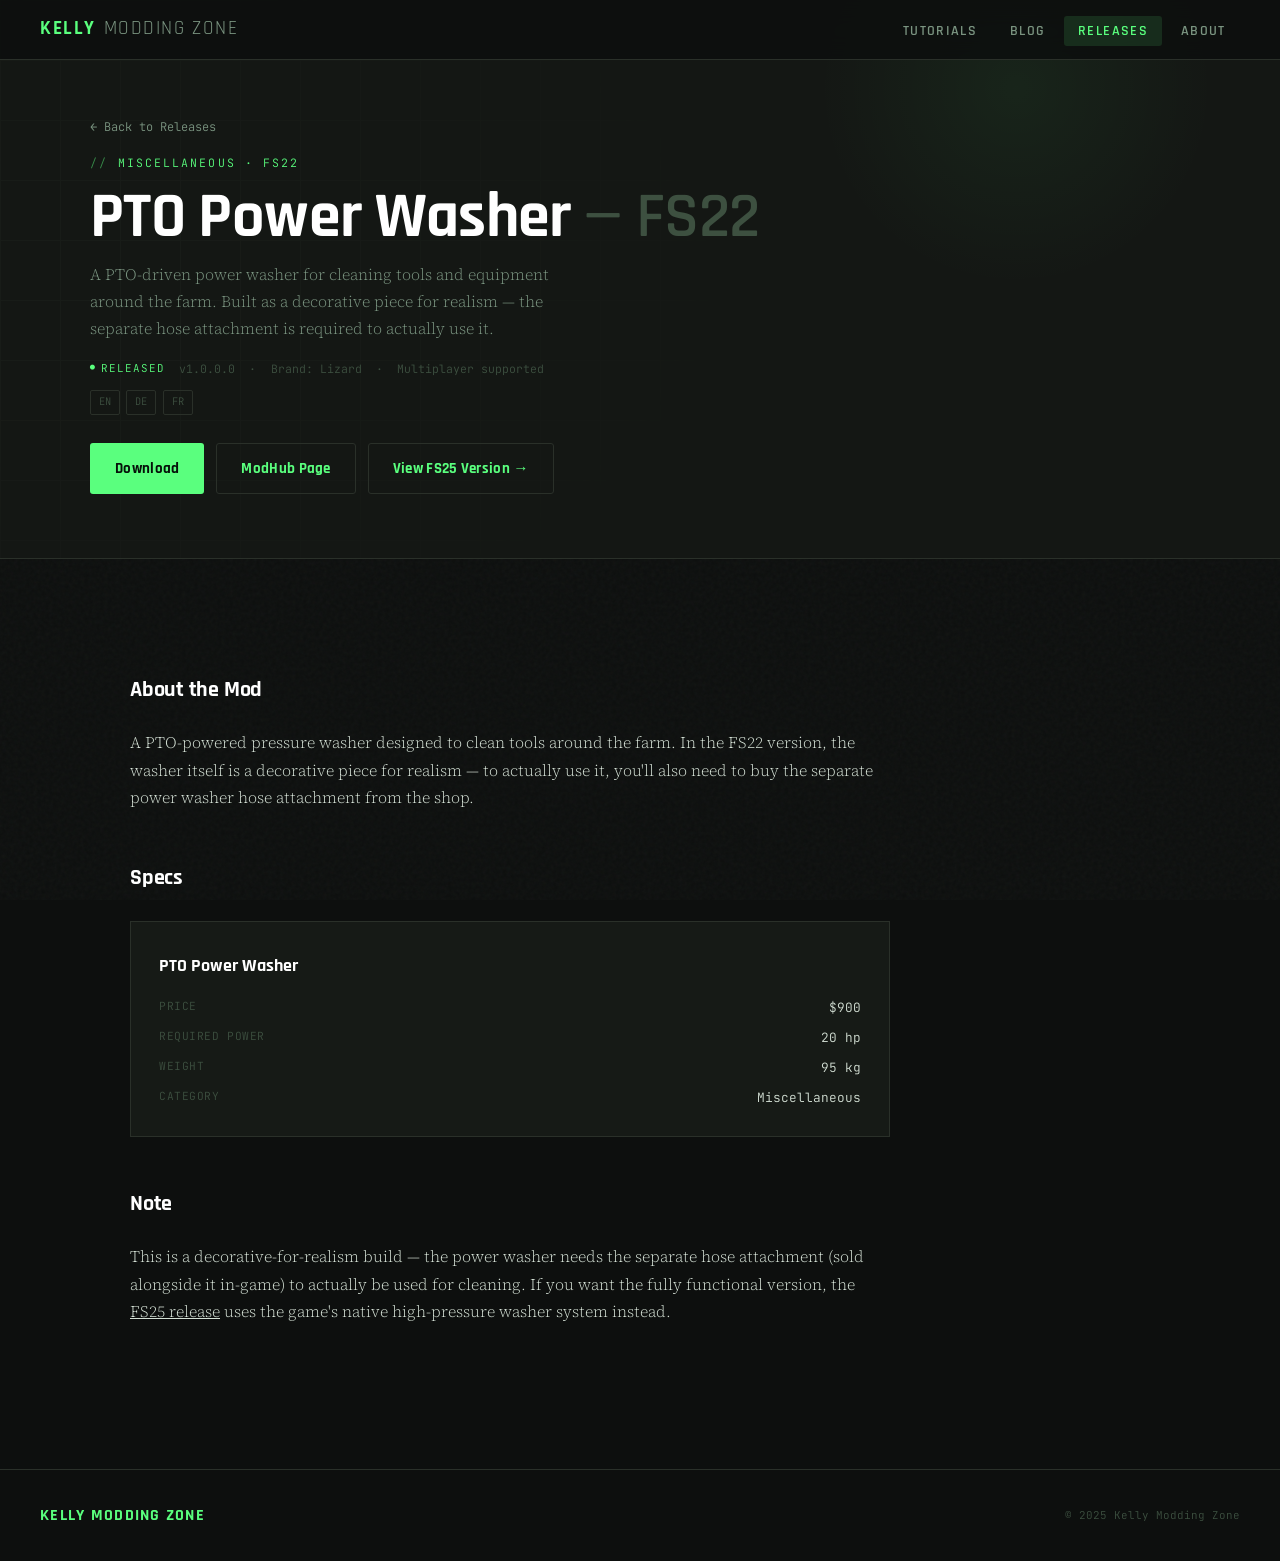
<file: releases/PTO_Power_Washer_(FS22).html>
<!DOCTYPE html>
<html lang="en">
<head>
<meta charset="UTF-8">
<meta name="viewport" content="width=device-width, initial-scale=1.0">
<title>PTO Power Washer (FS22) — Kelly Modding Zone</title>
<link rel="preconnect" href="https://fonts.googleapis.com">
<link href="https://fonts.googleapis.com/css2?family=Rajdhani:wght@400;600;700&family=Source+Serif+4:ital,wght@0,300;0,400;0,600;1,300&family=JetBrains+Mono:wght@400;500&display=swap" rel="stylesheet">
<link rel="stylesheet" href="../style.css">
</head>
<body>

<!-- NAV — copy this into every page, never change it -->
<nav>
  <a class="nav-logo" href="../index.html">Kelly <span>Modding Zone</span></a>
  <ul class="nav-links">
    <li><a href="../tutorials/index.html">Tutorials</a></li>
    <li><a href="../blog/index.html">Blog</a></li>
    <li><a href="../releases/index.html" class="active">Releases</a></li>
    <li><a href="../about.html">About</a></li>
  </ul>
</nav>

<!-- PAGE HEADER -->
<div class="page-header">
  <div class="page-header-grid"></div>
  <div class="page-header-glow"></div>
  <div class="page-header-inner fade-in">
    <a href="../releases/index.html" class="back-link" style="display:inline-block; margin-bottom:1rem;">← Back to Releases</a>
    <div class="section-label">Miscellaneous · FS22</div>
    <h1>PTO Power Washer <span style="color:var(--text-faint); font-weight:600;">— FS22</span></h1>
    <p class="page-desc">A PTO-driven power washer for cleaning tools and equipment around the farm. Built as a decorative piece for realism — the separate hose attachment is required to actually use it.</p>
    <div class="mod-meta-row">
      <span class="mod-status released">Released</span>
      <span>v1.0.0.0</span>
      <span>·</span>
      <span>Brand: Lizard</span>
      <span>·</span>
      <span>Multiplayer supported</span>
    </div>
    <div class="lang-row">
      <span class="lang-chip">EN</span>
      <span class="lang-chip">DE</span>
      <span class="lang-chip">FR</span>
    </div>
    <div class="mod-download-row">
      <a href="#" class="btn btn-primary">Download</a>
      <a href="#" class="btn btn-ghost">ModHub Page</a>
      <a href="pto-power-washer-fs25.html" class="btn btn-ghost">View FS25 Version →</a>
    </div>
  </div>
</div>

<div class="page-body">

  <div class="mod-section fade-in">
    <h2>About the Mod</h2>
    <p>A PTO-powered pressure washer designed to clean tools around the farm. In the FS22 version, the washer itself is a decorative piece for realism — to actually use it, you'll also need to buy the separate power washer hose attachment from the shop.</p>
  </div>

  <div class="mod-section fade-in">
    <h2>Specs</h2>
    <div class="implement-grid">
      <div class="implement-card">
        <div class="implement-name">PTO Power Washer</div>
        <div class="spec-list">
          <div class="spec-row"><span class="spec-label">Price</span><span class="spec-value">$900</span></div>
          <div class="spec-row"><span class="spec-label">Required Power</span><span class="spec-value">20 hp</span></div>
          <div class="spec-row"><span class="spec-label">Weight</span><span class="spec-value">95 kg</span></div>
          <div class="spec-row"><span class="spec-label">Category</span><span class="spec-value">Miscellaneous</span></div>
        </div>
      </div>
    </div>
  </div>

  <div class="mod-section fade-in">
    <h2>Note</h2>
    <p>This is a decorative-for-realism build — the power washer needs the separate hose attachment (sold alongside it in-game) to actually be used for cleaning. If you want the fully functional version, the <a href="pto-power-washer-fs25.html">FS25 release</a> uses the game's native high-pressure washer system instead.</p>
  </div>

</div>

<!-- FOOTER — copy this into every page, never change it -->
<footer>
  <div class="footer-logo">Kelly Modding Zone</div>
  <div class="footer-copy">© 2025 Kelly Modding Zone</div>
</footer>

<script src="../script.js"></script>
</body>
</html>
</file>
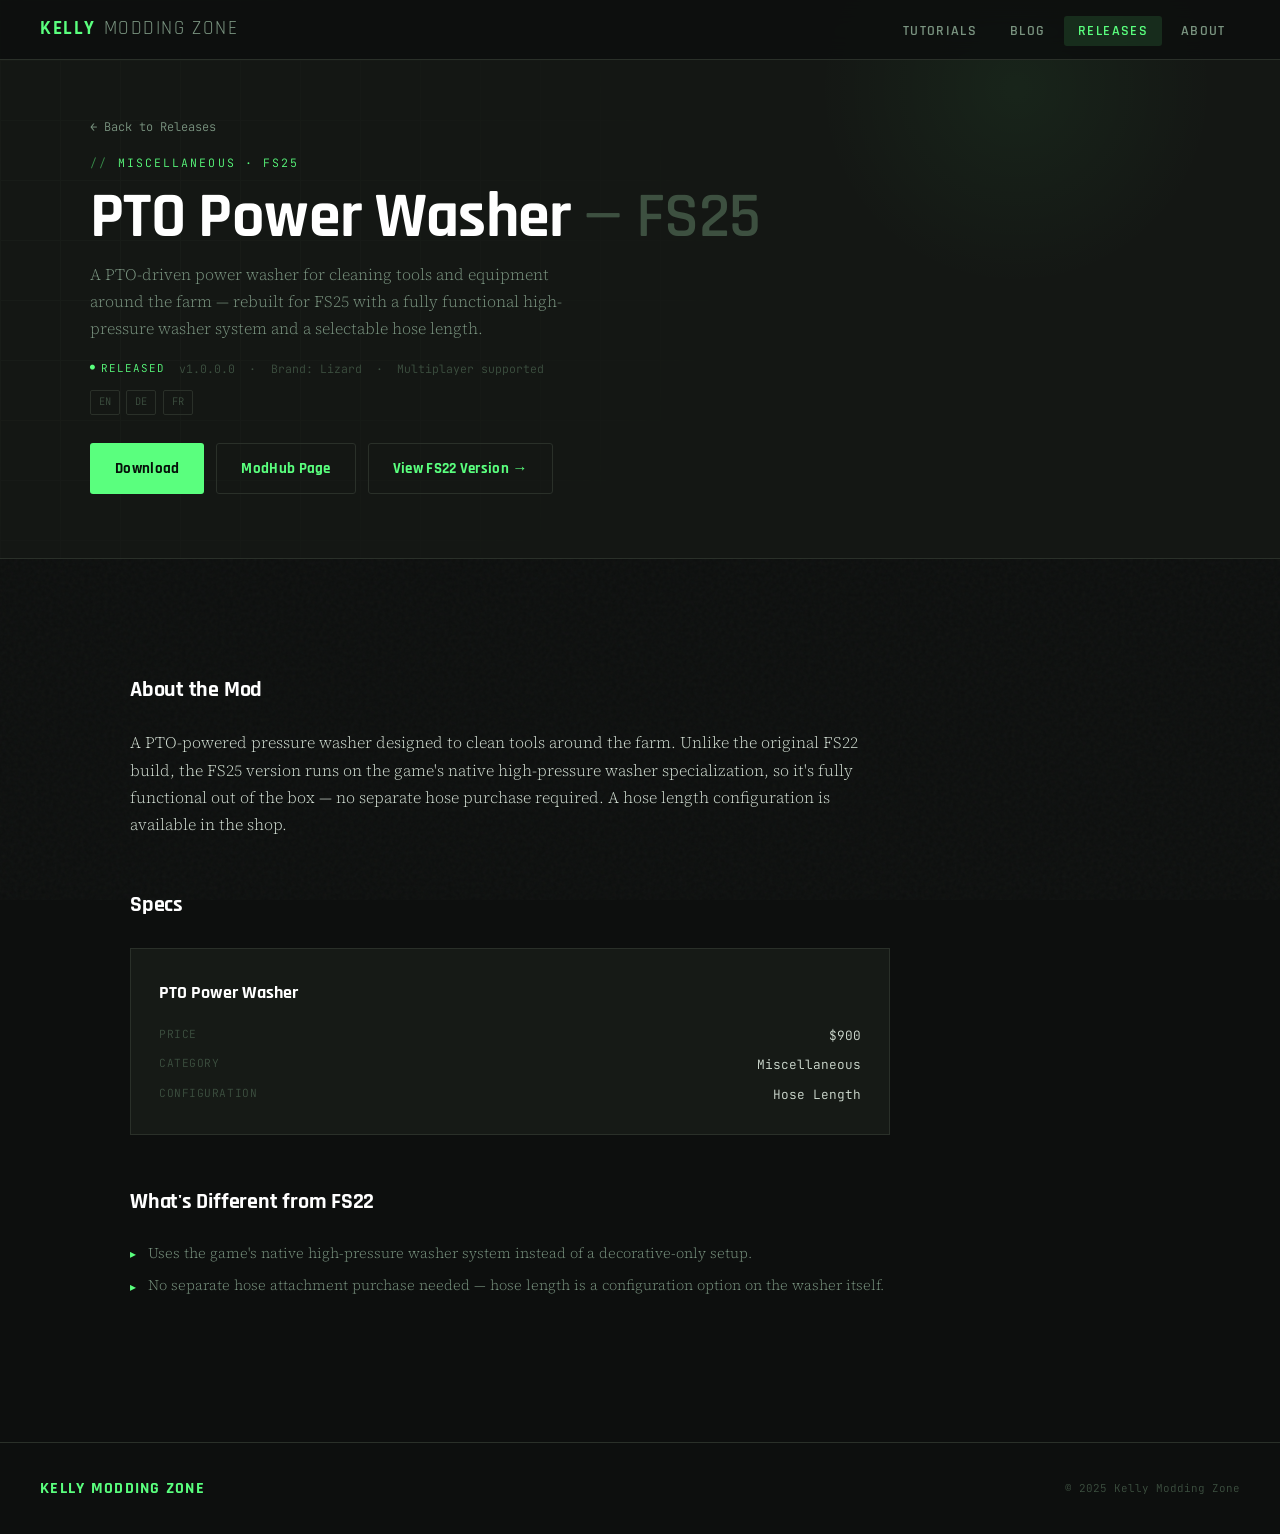
<file: releases/PTO_Power_Washer_(FS25).html>
<!DOCTYPE html>
<html lang="en">
<head>
<meta charset="UTF-8">
<meta name="viewport" content="width=device-width, initial-scale=1.0">
<title>PTO Power Washer (FS25) — Kelly Modding Zone</title>
<link rel="preconnect" href="https://fonts.googleapis.com">
<link href="https://fonts.googleapis.com/css2?family=Rajdhani:wght@400;600;700&family=Source+Serif+4:ital,wght@0,300;0,400;0,600;1,300&family=JetBrains+Mono:wght@400;500&display=swap" rel="stylesheet">
<link rel="stylesheet" href="../style.css">
</head>
<body>

<!-- NAV — copy this into every page, never change it -->
<nav>
  <a class="nav-logo" href="../index.html">Kelly <span>Modding Zone</span></a>
  <ul class="nav-links">
    <li><a href="../tutorials/index.html">Tutorials</a></li>
    <li><a href="../blog/index.html">Blog</a></li>
    <li><a href="../releases/index.html" class="active">Releases</a></li>
    <li><a href="../about.html">About</a></li>
  </ul>
</nav>

<!-- PAGE HEADER -->
<div class="page-header">
  <div class="page-header-grid"></div>
  <div class="page-header-glow"></div>
  <div class="page-header-inner fade-in">
    <a href="../releases/index.html" class="back-link" style="display:inline-block; margin-bottom:1rem;">← Back to Releases</a>
    <div class="section-label">Miscellaneous · FS25</div>
    <h1>PTO Power Washer <span style="color:var(--text-faint); font-weight:600;">— FS25</span></h1>
    <p class="page-desc">A PTO-driven power washer for cleaning tools and equipment around the farm — rebuilt for FS25 with a fully functional high-pressure washer system and a selectable hose length.</p>
    <div class="mod-meta-row">
      <span class="mod-status released">Released</span>
      <span>v1.0.0.0</span>
      <span>·</span>
      <span>Brand: Lizard</span>
      <span>·</span>
      <span>Multiplayer supported</span>
    </div>
    <div class="lang-row">
      <span class="lang-chip">EN</span>
      <span class="lang-chip">DE</span>
      <span class="lang-chip">FR</span>
    </div>
    <div class="mod-download-row">
      <a href="#" class="btn btn-primary">Download</a>
      <a href="#" class="btn btn-ghost">ModHub Page</a>
      <a href="pto-power-washer-fs22.html" class="btn btn-ghost">View FS22 Version →</a>
    </div>
  </div>
</div>

<div class="page-body">

  <div class="mod-section fade-in">
    <h2>About the Mod</h2>
    <p>A PTO-powered pressure washer designed to clean tools around the farm. Unlike the original FS22 build, the FS25 version runs on the game's native high-pressure washer specialization, so it's fully functional out of the box — no separate hose purchase required. A hose length configuration is available in the shop.</p>
  </div>

  <div class="mod-section fade-in">
    <h2>Specs</h2>
    <div class="implement-grid">
      <div class="implement-card">
        <div class="implement-name">PTO Power Washer</div>
        <div class="spec-list">
          <div class="spec-row"><span class="spec-label">Price</span><span class="spec-value">$900</span></div>
          <div class="spec-row"><span class="spec-label">Category</span><span class="spec-value">Miscellaneous</span></div>
          <div class="spec-row"><span class="spec-label">Configuration</span><span class="spec-value">Hose Length</span></div>
        </div>
      </div>
    </div>
  </div>

  <div class="mod-section fade-in">
    <h2>What's Different from FS22</h2>
    <div class="changelog-list">
      <div class="changelog-item">Uses the game's native high-pressure washer system instead of a decorative-only setup.</div>
      <div class="changelog-item">No separate hose attachment purchase needed — hose length is a configuration option on the washer itself.</div>
    </div>
  </div>

</div>

<!-- FOOTER — copy this into every page, never change it -->
<footer>
  <div class="footer-logo">Kelly Modding Zone</div>
  <div class="footer-copy">© 2025 Kelly Modding Zone</div>
</footer>

<script src="../script.js"></script>
</body>
</html>
</file>
<file: style.css>
/* ==========================================================================
   Kelly Modding Zone — shared stylesheet
   Root pages:    <link rel="stylesheet" href="style.css">
   One folder in: <link rel="stylesheet" href="../style.css">  (blog/, tutorials/, releases/)
   ========================================================================== */

:root {
  --bg: #0d0f0e;
  --bg2: #141714;
  --bg3: #1b1f1b;
  --border: #2a3029;
  --green: #5aff7e;
  --green-dim: #2dcc52;
  --green-glow: rgba(90,255,126,0.12);
  --text: #d4e0d5;
  --text-dim: #7a9480;
  --text-faint: #3d5040;
  --card-bg: #161a16;
}

*, *::before, *::after { box-sizing: border-box; margin: 0; padding: 0; }
html { scroll-behavior: smooth; }

body {
  background: var(--bg);
  color: var(--text);
  font-family: 'Source Serif 4', Georgia, serif;
  font-weight: 300;
  line-height: 1.7;
  overflow-x: hidden;
}

body::before {
  content: '';
  position: fixed;
  inset: 0;
  background-image: url("data:image/svg+xml,%3Csvg viewBox='0 0 256 256' xmlns='http://www.w3.org/2000/svg'%3E%3Cfilter id='noise'%3E%3CfeTurbulence type='fractalNoise' baseFrequency='0.9' numOctaves='4' stitchTiles='stitch'/%3E%3C/filter%3E%3Crect width='100%25' height='100%25' filter='url(%23noise)' opacity='0.035'/%3E%3C/svg%3E");
  pointer-events: none;
  z-index: 0;
}

a { color: inherit; }

/* ============================== NAV ============================== */

nav {
  position: fixed;
  top: 0; left: 0; right: 0;
  z-index: 100;
  display: flex;
  align-items: center;
  justify-content: space-between;
  padding: 0 2.5rem;
  height: 60px;
  background: rgba(13,15,14,0.88);
  backdrop-filter: blur(12px);
  border-bottom: 1px solid var(--border);
}
.nav-logo {
  font-family: 'Rajdhani', sans-serif;
  font-weight: 700;
  font-size: 1.2rem;
  letter-spacing: 0.08em;
  color: var(--green);
  text-decoration: none;
  text-transform: uppercase;
  display: flex;
  align-items: center;
  gap: 0.5rem;
}
.nav-logo span { color: var(--text-dim); font-weight: 400; }
.nav-links { display: flex; gap: 0.25rem; list-style: none; }
.nav-links a {
  font-family: 'Rajdhani', sans-serif;
  font-weight: 600;
  font-size: 0.85rem;
  letter-spacing: 0.1em;
  text-transform: uppercase;
  color: var(--text-dim);
  text-decoration: none;
  padding: 0.4rem 0.9rem;
  border-radius: 3px;
  transition: color 0.2s, background 0.2s;
}
.nav-links a:hover, .nav-links a.active { color: var(--green); background: var(--green-glow); }

/* ============================== PAGE HEADER ============================== */
/* Used by interior pages (about, tutorials, blog, releases) */

.page-header {
  position: relative;
  z-index: 1;
  background: var(--bg2);
  border-bottom: 1px solid var(--border);
  padding: 7rem 2.5rem 3.5rem;
  overflow: hidden;
}
.page-header-grid {
  position: absolute;
  inset: 0;
  background-image:
    linear-gradient(var(--border) 1px, transparent 1px),
    linear-gradient(90deg, var(--border) 1px, transparent 1px);
  background-size: 60px 60px;
  opacity: 0.2;
  mask-image: radial-gradient(ellipse 80% 100% at 0% 50%, black 20%, transparent 80%);
}
.page-header-glow {
  position: absolute;
  top: -20%; right: 5%;
  width: 400px; height: 400px;
  background: radial-gradient(circle, rgba(90,255,126,0.06) 0%, transparent 70%);
  pointer-events: none;
}
.page-header-inner {
  position: relative;
  max-width: 1100px;
  margin: 0 auto;
}
.section-label {
  font-family: 'JetBrains Mono', monospace;
  font-size: 0.72rem;
  color: var(--green);
  letter-spacing: 0.18em;
  text-transform: uppercase;
  margin-bottom: 0.75rem;
  display: flex;
  align-items: center;
  gap: 0.6rem;
}
.section-label::before { content: '//'; opacity: 0.5; }
h1 {
  font-family: 'Rajdhani', sans-serif;
  font-weight: 700;
  font-size: clamp(2.5rem, 5vw, 4rem);
  line-height: 1;
  color: #fff;
  margin-bottom: 0.75rem;
  letter-spacing: -0.01em;
}
h2 {
  font-family: 'Rajdhani', sans-serif;
  font-weight: 700;
  font-size: 1.8rem;
  color: #fff;
  margin-bottom: 1.25rem;
  letter-spacing: -0.01em;
}
.page-desc { font-size: 1rem; color: var(--text-dim); max-width: 480px; }

.page-body {
  position: relative;
  z-index: 1;
  max-width: 1100px;
  margin: 0 auto;
  padding: 4rem 2.5rem 6rem;
}

/* ============================== HOME HERO ============================== */
/* Bigger variant of page-header, used only on the homepage */

.hero {
  position: relative;
  z-index: 1;
  background: var(--bg2);
  border-bottom: 1px solid var(--border);
  padding: 9rem 2.5rem 5rem;
  overflow: hidden;
}
.hero-inner { position: relative; max-width: 1100px; margin: 0 auto; }
.hero-desc { font-size: 1.05rem; color: var(--text-dim); max-width: 560px; margin-bottom: 2.25rem; }

.hero-actions { display: flex; gap: 0.9rem; flex-wrap: wrap; margin-bottom: 3.5rem; }

.btn {
  display: inline-flex;
  align-items: center;
  gap: 0.5rem;
  font-family: 'Rajdhani', sans-serif;
  font-weight: 700;
  font-size: 0.95rem;
  letter-spacing: 0.02em;
  padding: 0.75rem 1.5rem;
  border-radius: 3px;
  text-decoration: none;
  border: 1px solid transparent;
  cursor: pointer;
}
.btn-primary { background: var(--green); color: #06110a; }
.btn-primary:hover { background: var(--green-dim); }
.btn-ghost { background: transparent; color: var(--green); border-color: var(--border); }
.btn-ghost:hover { border-color: var(--green); background: var(--green-glow); }

.stat-row { display: flex; gap: 3rem; flex-wrap: wrap; }
.stat-num {
  font-family: 'Rajdhani', sans-serif;
  font-weight: 700;
  font-size: 1.8rem;
  color: var(--green);
  line-height: 1;
}
.stat-label {
  font-family: 'JetBrains Mono', monospace;
  font-size: 0.68rem;
  color: var(--text-faint);
  text-transform: uppercase;
  letter-spacing: 0.1em;
  margin-top: 0.35rem;
}

.home-section { position: relative; z-index: 1; max-width: 1100px; margin: 0 auto; padding: 4.5rem 2.5rem; }
.home-section.alt { background: var(--bg2); max-width: none; padding-left: 0; padding-right: 0; }
.home-section.alt .home-section-inner { max-width: 1100px; margin: 0 auto; padding: 0 2.5rem; }
.home-section-desc { font-size: 0.95rem; color: var(--text-dim); max-width: 560px; margin-top: -0.75rem; margin-bottom: 1rem; }
.view-all { display: inline-block; margin-top: 2rem; font-family: 'Rajdhani', sans-serif; font-weight: 600; color: var(--green); text-decoration: none; }
.view-all:hover { color: var(--green-dim); }

/* ============================== ABOUT PAGE ============================== */

.about-grid {
  display: grid;
  grid-template-columns: 1fr 1fr;
  gap: 5rem;
  align-items: start;
  margin-bottom: 5rem;
}
.about-text p { color: var(--text-dim); margin-bottom: 1.2rem; font-size: 0.97rem; }
.about-text p strong { color: var(--text); font-weight: 600; }

.tools-section { padding-top: 4rem; border-top: 1px solid var(--border); margin-bottom: 5rem; }
.tools-row { display: flex; flex-wrap: wrap; gap: 1rem; margin-top: 1.5rem; }
.tool-chip {
  font-family: 'JetBrains Mono', monospace;
  font-size: 0.8rem;
  color: var(--text);
  background: var(--bg3);
  border: 1px solid var(--border);
  padding: 0.6rem 1.1rem;
  border-radius: 2px;
  transition: all 0.2s;
  display: flex;
  align-items: center;
  gap: 0.5rem;
}
.tool-chip::before { content: '▸'; color: var(--green); font-size: 0.65rem; }
.tool-chip:hover { border-color: var(--green); color: var(--green); background: var(--green-glow); }

.contact-section { padding-top: 4rem; border-top: 1px solid var(--border); }
.contact-grid { display: grid; grid-template-columns: repeat(auto-fill, minmax(260px, 1fr)); gap: 1rem; margin-top: 1.5rem; }
.contact-card {
  display: flex;
  align-items: center;
  gap: 1rem;
  padding: 1.25rem 1.5rem;
  background: var(--bg3);
  border: 1px solid var(--border);
  text-decoration: none;
  transition: border-color 0.2s, background 0.2s;
  border-radius: 2px;
}
.contact-card:hover { border-color: var(--green); background: var(--green-glow); }
.contact-card:hover .contact-label { color: var(--green); }
.contact-icon {
  width: 40px; height: 40px;
  background: var(--bg2);
  border: 1px solid var(--border);
  border-radius: 3px;
  display: flex; align-items: center; justify-content: center;
  font-size: 1rem; flex-shrink: 0;
}
.contact-title { font-family: 'JetBrains Mono', monospace; font-size: 0.68rem; color: var(--text-faint); letter-spacing: 0.1em; text-transform: uppercase; margin-bottom: 0.2rem; }
.contact-label { font-family: 'Rajdhani', sans-serif; font-weight: 600; font-size: 1rem; color: var(--text); transition: color 0.2s; }

.faq-section { padding-top: 4rem; border-top: 1px solid var(--border); margin-top: 5rem; }
.faq-list { margin-top: 1.5rem; display: flex; flex-direction: column; }
.faq-item { border-bottom: 1px solid var(--border); padding: 1.5rem 0; }
.faq-item:first-child { border-top: 1px solid var(--border); }
.faq-q {
  font-family: 'Rajdhani', sans-serif;
  font-weight: 600;
  font-size: 1.1rem;
  color: #e8f0e9;
  margin-bottom: 0.5rem;
  cursor: pointer;
  display: flex;
  justify-content: space-between;
  align-items: center;
  gap: 1rem;
  user-select: none;
}
.faq-q::after {
  content: '+';
  font-family: 'JetBrains Mono', monospace;
  color: var(--green);
  font-size: 1.1rem;
  flex-shrink: 0;
  transition: transform 0.2s;
}
.faq-item.open .faq-q::after { transform: rotate(45deg); }
.faq-a {
  font-size: 0.92rem;
  color: var(--text-dim);
  max-height: 0;
  overflow: hidden;
  transition: max-height 0.3s ease, padding 0.3s ease;
  padding-top: 0;
}
.faq-item.open .faq-a { max-height: 300px; padding-top: 0.5rem; }

/* ============================== TUTORIALS PAGE ============================== */

.filter-bar { display: flex; gap: 0.5rem; flex-wrap: wrap; margin-bottom: 2.5rem; }
.filter-btn {
  font-family: 'JetBrains Mono', monospace;
  font-size: 0.72rem;
  letter-spacing: 0.1em;
  text-transform: uppercase;
  color: var(--text-dim);
  background: var(--bg3);
  border: 1px solid var(--border);
  padding: 0.4rem 0.9rem;
  border-radius: 2px;
  cursor: pointer;
  transition: all 0.2s;
}
.filter-btn:hover, .filter-btn.active { color: var(--green); border-color: var(--green); background: var(--green-glow); }

.tutorials-grid {
  display: grid;
  grid-template-columns: repeat(auto-fill, minmax(300px, 1fr));
  gap: 1.5px;
  background: var(--border);
  border: 1px solid var(--border);
}
.tutorial-card {
  background: var(--card-bg);
  padding: 2rem;
  transition: background 0.2s;
  text-decoration: none;
  color: inherit;
  display: block;
}
.tutorial-card:hover { background: var(--bg3); }
.tutorial-card:hover .card-arrow { transform: translate(3px, -3px); }
.card-tag { font-family: 'JetBrains Mono', monospace; font-size: 0.68rem; color: var(--green-dim); letter-spacing: 0.12em; text-transform: uppercase; margin-bottom: 0.75rem; }
.card-title { font-family: 'Rajdhani', sans-serif; font-weight: 600; font-size: 1.2rem; color: #fff; margin-bottom: 0.75rem; line-height: 1.3; }
.card-desc { font-size: 0.88rem; color: var(--text-dim); line-height: 1.65; }
.card-footer { display: flex; justify-content: space-between; align-items: center; margin-top: 1.5rem; padding-top: 1rem; border-top: 1px solid var(--border); }
.card-meta { font-family: 'JetBrains Mono', monospace; font-size: 0.68rem; color: var(--text-faint); }
.card-arrow { font-size: 1rem; color: var(--green); transition: transform 0.2s; }

.difficulty { display: inline-flex; align-items: center; gap: 0.35rem; font-family: 'JetBrains Mono', monospace; font-size: 0.65rem; letter-spacing: 0.08em; text-transform: uppercase; }
.difficulty.beginner { color: #5aff7e; }
.difficulty.intermediate { color: #ffcc44; }
.difficulty.advanced { color: #ff6b6b; }
.difficulty::before { content: '●'; font-size: 0.5rem; }

/* ============================== BLOG LIST ============================== */

.blog-list { display: flex; flex-direction: column; }
.blog-post {
  display: grid;
  grid-template-columns: 1fr auto;
  align-items: start;
  gap: 2rem;
  padding: 2rem 0;
  border-bottom: 1px solid var(--border);
  text-decoration: none;
  color: inherit;
  transition: padding-left 0.2s;
}
.blog-post:first-child { border-top: 1px solid var(--border); }
.blog-post:hover { padding-left: 1rem; }
.blog-post:hover .post-title { color: var(--green); }
.post-cat { font-family: 'JetBrains Mono', monospace; font-size: 0.68rem; color: var(--green-dim); letter-spacing: 0.1em; text-transform: uppercase; margin-bottom: 0.4rem; }
.post-title { font-family: 'Rajdhani', sans-serif; font-weight: 600; font-size: 1.35rem; color: #e8f0e9; transition: color 0.2s; margin-bottom: 0.4rem; line-height: 1.25; }
.post-excerpt { font-size: 0.87rem; color: var(--text-dim); max-width: 580px; line-height: 1.65; }
.post-right { display: flex; flex-direction: column; align-items: flex-end; gap: 0.5rem; }
.post-date { font-family: 'JetBrains Mono', monospace; font-size: 0.7rem; color: var(--text-faint); white-space: nowrap; }
.post-arrow { font-size: 1rem; color: var(--green); transition: transform 0.2s; }
.blog-post:hover .post-arrow { transform: translate(3px, -3px); }
.tag {
  font-family: 'JetBrains Mono', monospace;
  font-size: 0.65rem;
  color: var(--green-dim);
  background: var(--green-glow);
  border: 1px solid rgba(90,255,126,0.2);
  padding: 0.15rem 0.5rem;
  border-radius: 2px;
  letter-spacing: 0.08em;
  text-transform: uppercase;
  white-space: nowrap;
}

.empty-state { text-align: center; padding: 5rem 2rem; border: 1px dashed var(--border); border-radius: 4px; }
.empty-icon { font-size: 2.5rem; margin-bottom: 1rem; opacity: 0.5; }
.empty-title { font-family: 'Rajdhani', sans-serif; font-weight: 700; font-size: 1.4rem; color: #fff; margin-bottom: 0.5rem; }
.empty-desc { font-size: 0.9rem; color: var(--text-faint); }

/* ============================== SINGLE BLOG POST ============================== */

.post-body { max-width: 720px; }
.post-meta-row {
  display: flex; align-items: center; gap: 0.75rem;
  font-family: 'JetBrains Mono', monospace;
  font-size: 0.72rem;
  color: var(--text-faint);
  margin-bottom: 0.5rem;
}
.back-link {
  font-family: 'JetBrains Mono', monospace;
  font-size: 0.75rem;
  color: var(--text-dim);
  text-decoration: none;
  display: inline-flex;
  align-items: center;
  gap: 0.4rem;
  margin-bottom: 1.5rem;
}
.back-link:hover { color: var(--green); }
.post-body h2 { font-size: 1.4rem; margin-top: 2.5rem; }
.post-body p { color: var(--text); font-size: 1rem; margin-bottom: 1.2rem; }
.post-body ul { color: var(--text); margin: 0 0 1.2rem 1.4rem; }
.post-body li { margin-bottom: 0.6rem; }
.post-body code {
  font-family: 'JetBrains Mono', monospace;
  font-size: 0.85em;
  background: var(--bg3);
  border: 1px solid var(--border);
  padding: 0.1em 0.4em;
  border-radius: 2px;
  color: var(--green-dim);
}

/* ============================== RELEASES PAGE ============================== */

.release-grid { display: grid; grid-template-columns: repeat(auto-fill, minmax(300px, 1fr)); gap: 1.5px; background: var(--border); border: 1px solid var(--border); }
.release-card { background: var(--card-bg); padding: 2rem; display: flex; flex-direction: column; transition: background 0.2s; }
.release-card:hover { background: var(--bg3); }
.release-status {
  display: inline-flex;
  align-items: center;
  gap: 0.35rem;
  font-family: 'JetBrains Mono', monospace;
  font-size: 0.65rem;
  letter-spacing: 0.08em;
  text-transform: uppercase;
  margin-bottom: 0.9rem;
}
.release-status::before { content: '●'; font-size: 0.5rem; }
.release-status.released { color: var(--green); }
.release-status.soon { color: #ffcc44; }
.release-title { font-family: 'Rajdhani', sans-serif; font-weight: 600; font-size: 1.25rem; color: #fff; margin-bottom: 0.75rem; line-height: 1.3; }
.release-desc { font-size: 0.9rem; color: var(--text-dim); line-height: 1.65; margin-bottom: 1.1rem; }
.release-platforms { display: flex; gap: 0.4rem; flex-wrap: wrap; margin-bottom: 1.4rem; }
.platform-chip {
  font-family: 'JetBrains Mono', monospace;
  font-size: 0.65rem;
  color: var(--text-faint);
  border: 1px solid var(--border);
  padding: 0.2rem 0.55rem;
  border-radius: 2px;
  text-transform: uppercase;
  letter-spacing: 0.05em;
}
.release-cta { margin-top: auto; display: flex; gap: 0.6rem; flex-wrap: wrap; }
.release-cta .btn { padding: 0.55rem 1.1rem; font-size: 0.82rem; }

/* ============================== MOD DETAIL PAGE ============================== */

.mod-meta-row {
  display: flex;
  align-items: center;
  gap: 0.9rem;
  flex-wrap: wrap;
  font-family: 'JetBrains Mono', monospace;
  font-size: 0.72rem;
  color: var(--text-faint);
  margin-top: 1rem;
}

.mod-status {
  display: inline-flex;
  align-items: center;
  gap: 0.35rem;
  font-family: 'JetBrains Mono', monospace;
  font-size: 0.68rem;
  letter-spacing: 0.08em;
  text-transform: uppercase;
}
.mod-status::before { content: '●'; font-size: 0.5rem; }
.mod-status.released { color: var(--green); }
.mod-status.testing { color: #ffcc44; }

.mod-download-row { display: flex; gap: 0.75rem; flex-wrap: wrap; margin: 1.75rem 0 0.5rem; }

.mod-section { max-width: 760px; margin: 3rem 0; }
.mod-section > h2 { font-size: 1.4rem; }
.mod-section > p { color: var(--text); font-size: 1rem; }

.implement-grid {
  display: grid;
  grid-template-columns: repeat(auto-fit, minmax(260px, 1fr));
  gap: 1.5px;
  background: var(--border);
  border: 1px solid var(--border);
  margin-top: 1.5rem;
}
.implement-card { background: var(--card-bg); padding: 1.75rem; }
.implement-name { font-family: 'Rajdhani', sans-serif; font-weight: 700; font-size: 1.15rem; color: #fff; margin-bottom: 1rem; }
.spec-list { display: flex; flex-direction: column; gap: 0.5rem; }
.spec-row { display: flex; justify-content: space-between; font-size: 0.85rem; }
.spec-label { font-family: 'JetBrains Mono', monospace; font-size: 0.7rem; color: var(--text-faint); text-transform: uppercase; letter-spacing: 0.05em; }
.spec-value { color: var(--text); font-family: 'JetBrains Mono', monospace; font-size: 0.8rem; }

.color-options { display: flex; gap: 0.6rem; flex-wrap: wrap; margin-top: 1rem; }
.color-chip {
  font-family: 'JetBrains Mono', monospace;
  font-size: 0.72rem;
  color: var(--text-dim);
  border: 1px solid var(--border);
  padding: 0.3rem 0.7rem;
  border-radius: 2px;
  display: flex;
  align-items: center;
  gap: 0.4rem;
}
.color-chip .swatch { width: 10px; height: 10px; border-radius: 50%; display: inline-block; }

.changelog-list { margin-top: 1rem; display: flex; flex-direction: column; gap: 0.5rem; }
.changelog-item {
  font-size: 0.9rem;
  color: var(--text-dim);
  padding-left: 1.1rem;
  position: relative;
}
.changelog-item::before { content: '▸'; color: var(--green); position: absolute; left: 0; font-size: 0.75rem; top: 0.2rem; }

.lang-row { display: flex; gap: 0.4rem; margin-top: 0.75rem; }
.lang-chip {
  font-family: 'JetBrains Mono', monospace;
  font-size: 0.65rem;
  color: var(--text-faint);
  border: 1px solid var(--border);
  padding: 0.15rem 0.5rem;
  border-radius: 2px;
  text-transform: uppercase;
}

/* ============================== FOOTER ============================== */

footer {
  position: relative;
  z-index: 1;
  border-top: 1px solid var(--border);
  padding: 2rem 2.5rem;
  display: flex;
  justify-content: space-between;
  align-items: center;
  flex-wrap: wrap;
  gap: 1rem;
}
.footer-logo { font-family: 'Rajdhani', sans-serif; font-weight: 700; font-size: 1rem; color: var(--green); letter-spacing: 0.08em; text-transform: uppercase; }
.footer-copy { font-family: 'JetBrains Mono', monospace; font-size: 0.68rem; color: var(--text-faint); }

/* ============================== SHARED MOTION ============================== */

.fade-in { opacity: 0; transform: translateY(20px); transition: opacity 0.6s ease, transform 0.6s ease; }
.fade-in.visible { opacity: 1; transform: translateY(0); }

/* ============================== RESPONSIVE ============================== */

@media (max-width: 700px) {
  nav { padding: 0 1.2rem; }
  .nav-links a { padding: 0.4rem 0.5rem; font-size: 0.75rem; }
  .page-header, .hero { padding: 6rem 1.2rem 2.5rem; }
  .page-body, .home-section, .home-section.alt .home-section-inner { padding-left: 1.2rem; padding-right: 1.2rem; }
  .about-grid { grid-template-columns: 1fr; gap: 2.5rem; }
  .contact-grid { grid-template-columns: 1fr; }
  .blog-post { grid-template-columns: 1fr; gap: 0.5rem; }
  .post-right { flex-direction: row; align-items: center; }
}
.calc-btn {
  display: inline-block;
  padding: 12px 22px;
  border: 1px solid #5aff7e;
  border-radius: 6px;
  color: #5aff7e;
  font-family: 'JetBrains Mono', monospace;
  font-weight: 500;
  text-decoration: none;
  transition: background .2s, color .2s;
}
.calc-btn:hover {
  background: #5aff7e;
  color: #0b0f0c;
}
</file>
